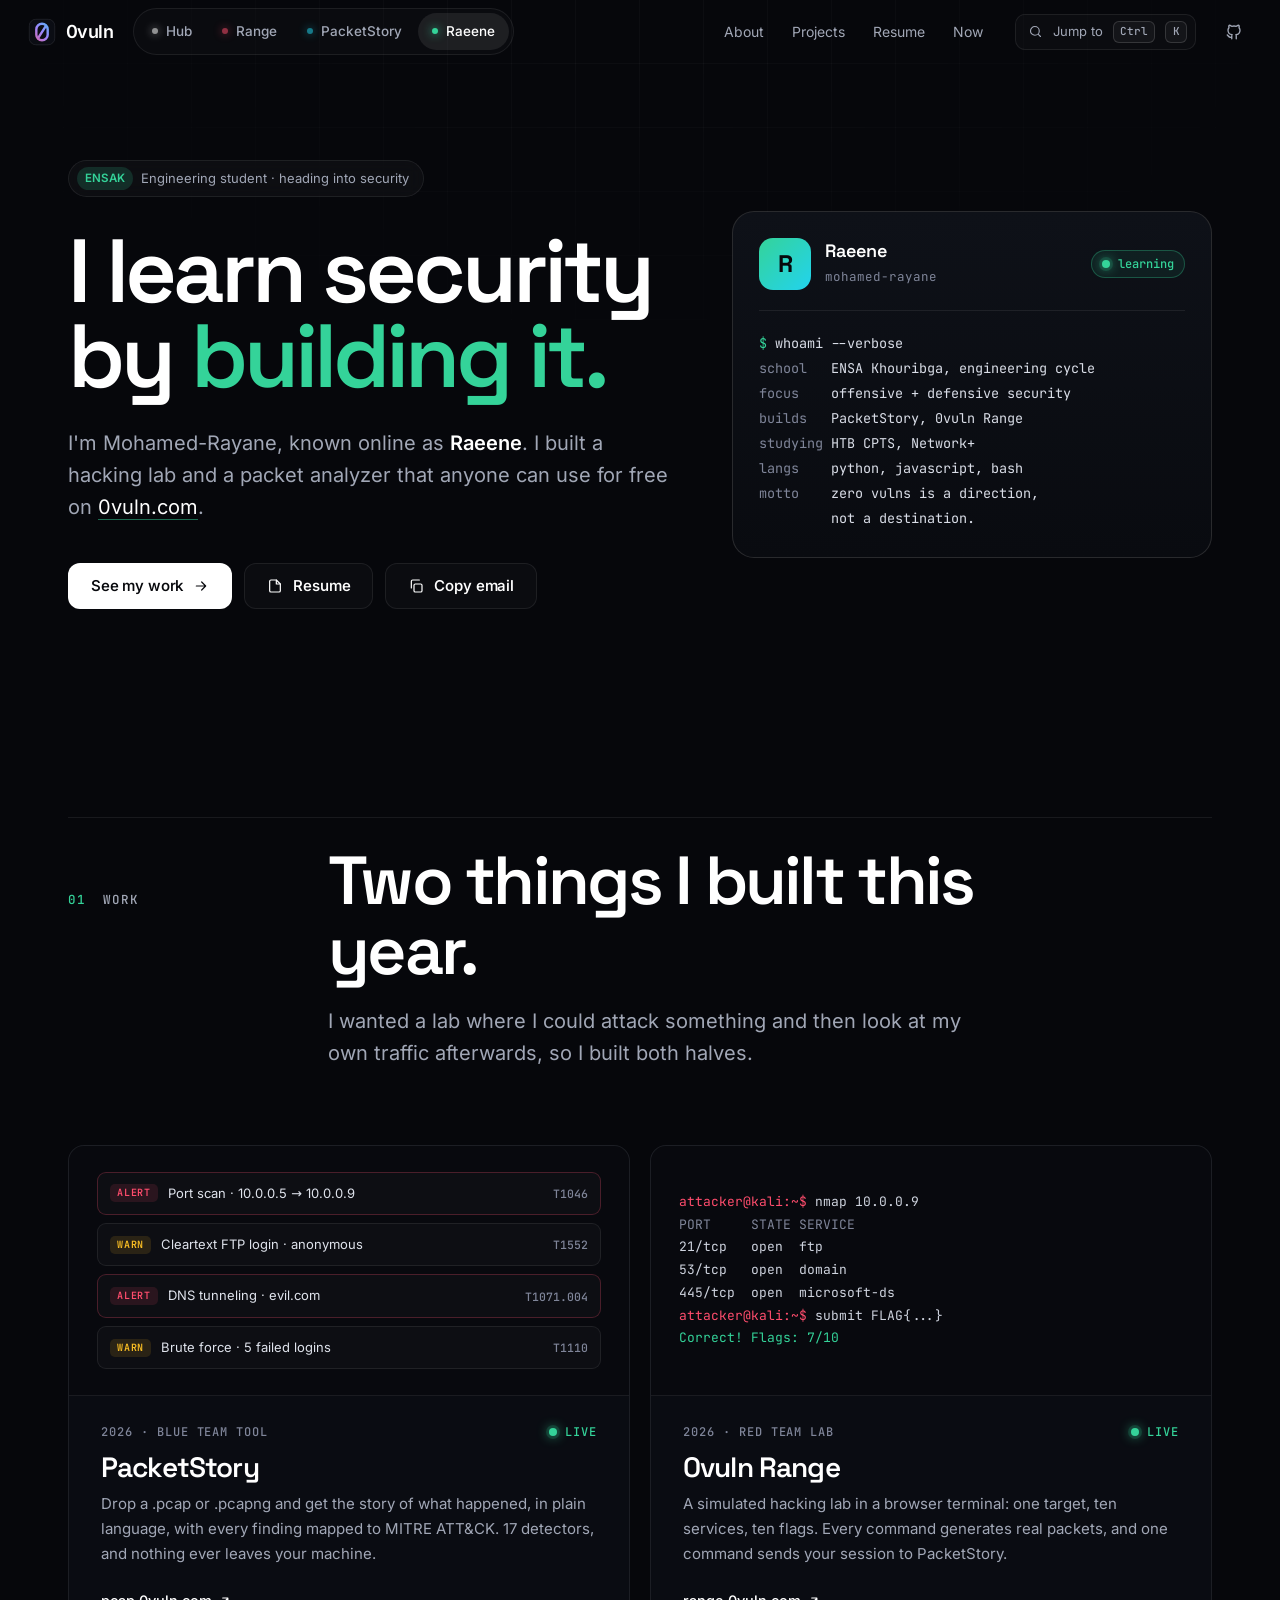
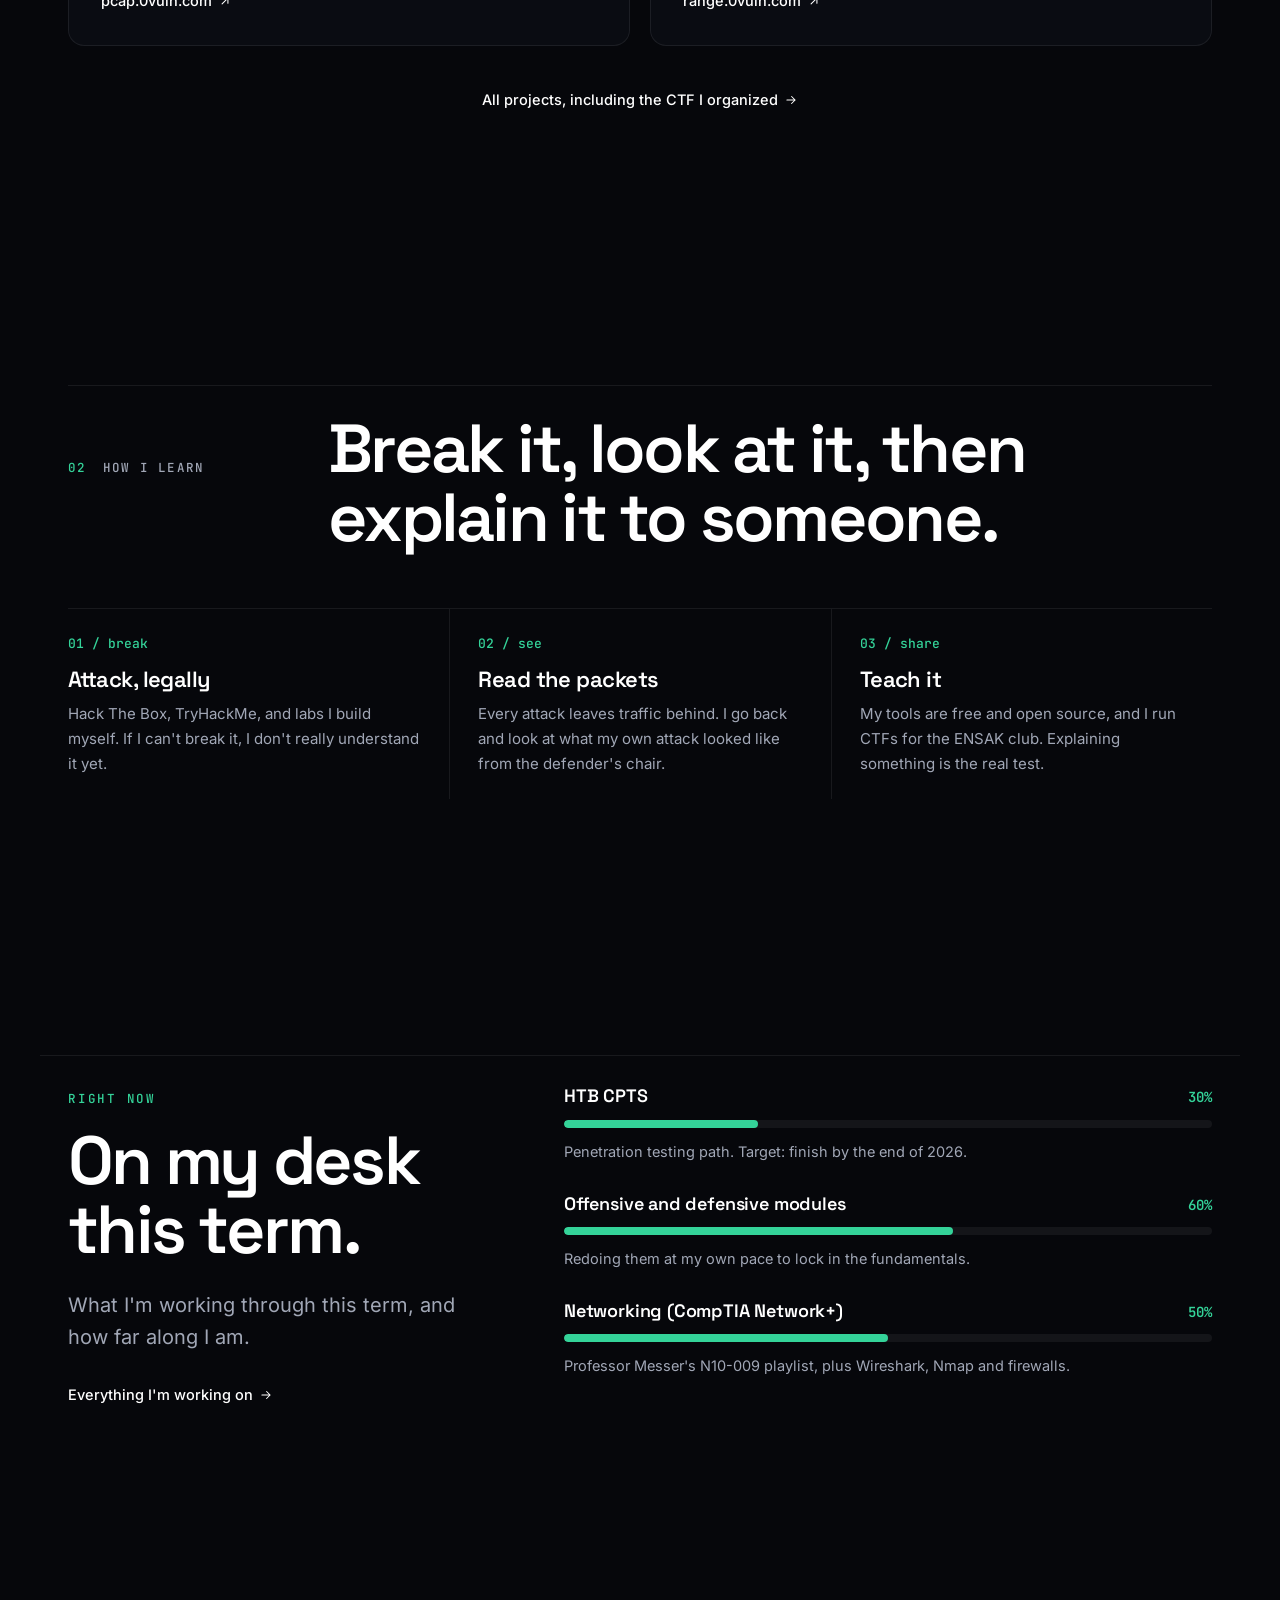
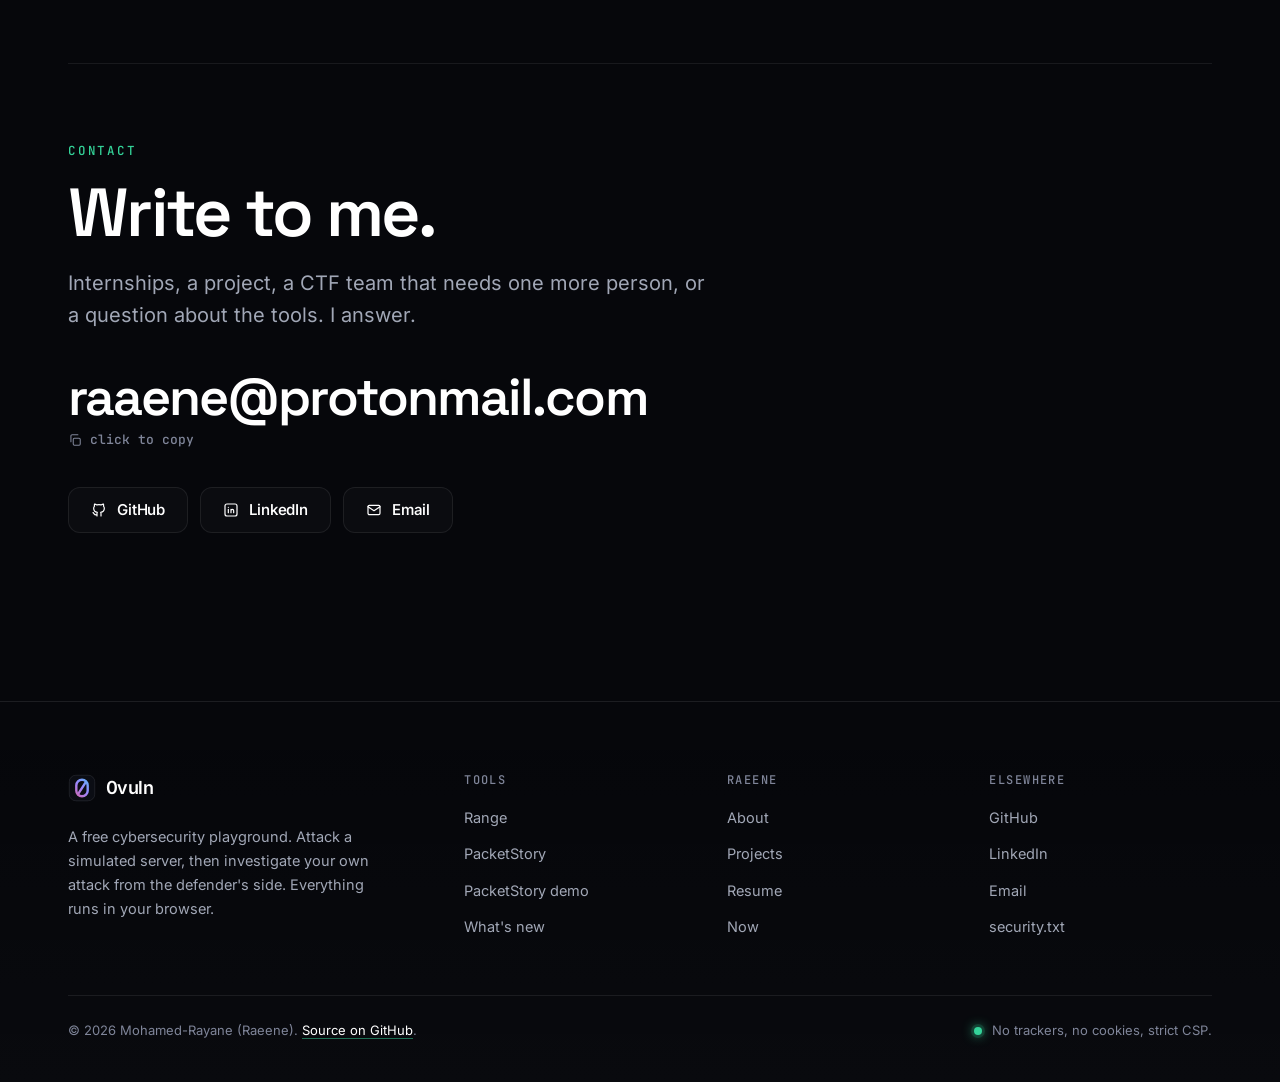
<file: index.html>
<!doctype html>
<html lang="en" class="no-js">
<head>
<meta charset="utf-8">
<meta name="viewport" content="width=device-width,initial-scale=1">
<title>Raeene: engineering student, future security engineer</title>
<meta name="description" content="Mohamed-Rayane (Raeene), engineering student at ENSA Khouribga heading into cybersecurity. Creator of PacketStory and 0vuln Range.">
<link rel="canonical" href="https://raeene.0vuln.com/">
<meta property="og:type" content="profile">
<meta property="og:site_name" content="0vuln">
<meta property="og:url" content="https://raeene.0vuln.com/">
<meta property="og:title" content="Raeene: engineering student, future security engineer">
<meta property="og:description" content="Mohamed-Rayane (Raeene), engineering student at ENSA Khouribga heading into cybersecurity. Creator of PacketStory and 0vuln Range.">
<meta property="og:image" content="https://raeene.0vuln.com/og.png">
<meta name="twitter:card" content="summary_large_image">
<meta name="theme-color" content="#06070b">
<link rel="icon" href="/favicon.svg" type="image/svg+xml">
<link rel="apple-touch-icon" href="/icon-192.png">
<link rel="alternate" type="application/atom+xml" title="0vuln: what's new" href="https://0vuln.com/feed.xml">
<link rel="preload" href="/fonts/inter.woff2" as="font" type="font/woff2" crossorigin>
<link rel="preload" href="/fonts/space-grotesk.woff2" as="font" type="font/woff2" crossorigin>
<link rel="stylesheet" href="/ds.css"><link rel="stylesheet" href="/raeene.css">
<script src="/ds.js" defer></script><script src="/raeene.js" defer></script>
<script type="application/ld+json">{"@context":"https://schema.org","@type":"Person","name":"Mohamed-Rayane","alternateName":"Raeene","url":"https://raeene.0vuln.com/","affiliation":{"@type":"CollegeOrUniversity","name":"ENSA Khouribga"},"sameAs":["https://github.com/Raeene","https://www.linkedin.com/in/ray-safi-938491195/"]}</script>
</head>
<body data-site="raeene">
<a class="skip" href="#main">Skip to content</a>
<div class="bg-fx" aria-hidden="true"><i></i><i></i><i></i></div>
<header class="nav" id="top">
  <div class="wrap">
    <a class="logo" href="https://0vuln.com/" aria-label="0vuln home"><img src="/favicon.svg" alt="" width="28" height="28"><span>0vuln</span></a>
    <nav class="sites" aria-label="0vuln sites"><a class="s-hub" href="https://0vuln.com/">Hub</a><a class="s-range" href="https://range.0vuln.com/">Range</a><a class="s-pcap" href="https://pcap.0vuln.com/">PacketStory</a><a class="s-raeene" href="https://raeene.0vuln.com/" aria-current="page">Raeene</a></nav>
    <span class="sp"></span>
    <nav class="subnav" aria-label="On this site"><a href="/about/">About</a><a href="/projects/">Projects</a><a href="/resume/">Resume</a><a href="/now/">Now</a></nav>
    <button class="k-btn" type="button" data-cmdk aria-label="Open command menu"><svg viewBox="0 0 24 24" fill="none" stroke="currentColor" stroke-width="1.8" stroke-linecap="round" stroke-linejoin="round" aria-hidden="true"><circle cx="11" cy="11" r="7"/><path d="m20 20-3.5-3.5"/></svg><span class="k-label">Jump to</span><span class="kbd k-mod">Ctrl</span><span class="kbd">K</span></button>
    <a class="icon-btn gh" href="https://github.com/Raeene/raeene-site" aria-label="Source code on GitHub"><svg viewBox="0 0 24 24" fill="none" stroke="currentColor" stroke-width="1.8" stroke-linecap="round" stroke-linejoin="round" aria-hidden="true"><path d="M9 19c-4.3 1.4-4.3-2.5-6-3m12 5v-3.5c0-1 .1-1.4-.5-2 2.8-.3 5.5-1.4 5.5-6a4.6 4.6 0 0 0-1.3-3.2 4.2 4.2 0 0 0-.1-3.2s-1.1-.3-3.5 1.3a12 12 0 0 0-6.2 0C6.5 2.8 5.4 3.1 5.4 3.1a4.2 4.2 0 0 0-.1 3.2A4.6 4.6 0 0 0 4 9.5c0 4.6 2.7 5.7 5.5 6-.6.6-.6 1.2-.5 2V21"/></svg></a>
  </div>
</header>
<main id="main">
  <section class="me-hero">
    <div class="wrap me-grid">
      <div>
        <span class="pill rise"><b>ENSAK</b>Engineering student &middot; heading into security</span>
        <h1 class="h-display rise d1">I learn security<br>by <span class="grad-acc">building it.</span></h1>
        <p class="lead rise d2">I'm Mohamed-Rayane, known online as <strong>Raeene</strong>. I built a hacking lab and a packet analyzer that anyone can use for free on <a class="link" href="https://0vuln.com/">0vuln.com</a>.</p>
        <div class="row rise d3">
          <a class="btn btn-primary" href="/projects/">See my work<svg class="arrow" viewBox="0 0 24 24" fill="none" stroke="currentColor" stroke-width="1.8" stroke-linecap="round" stroke-linejoin="round" aria-hidden="true"><path d="M5 12h14M13 6l6 6-6 6"/></svg></a>
          <a class="btn btn-ghost" href="/resume/"><svg viewBox="0 0 24 24" fill="none" stroke="currentColor" stroke-width="1.8" stroke-linecap="round" stroke-linejoin="round" aria-hidden="true"><path d="M14 3H6a2 2 0 0 0-2 2v14a2 2 0 0 0 2 2h12a2 2 0 0 0 2-2V9z"/><path d="M14 3v6h6"/></svg>Resume</a>
          <button class="btn btn-ghost" type="button" data-copy="raaene@protonmail.com" data-copy-msg="Email copied: raaene@protonmail.com"><svg viewBox="0 0 24 24" fill="none" stroke="currentColor" stroke-width="1.8" stroke-linecap="round" stroke-linejoin="round" aria-hidden="true"><rect x="9" y="9" width="12" height="12" rx="2"/><path d="M5 15V5a2 2 0 0 1 2-2h10"/></svg>Copy email</button>
        </div>
      </div>
      <div class="idcard rise d3">
        <div class="id-in">
          <div class="id-top"><span class="avatar">R</span><div><b>Raeene</b><span class="mono dim">mohamed-rayane</span></div><span class="id-st"><span class="dot"></span>learning</span></div>
          <pre class="id-term" id="whoami" aria-label="Profile summary">
<span class="a">$</span> whoami --verbose
<span class="k">school</span>   ENSA Khouribga, engineering cycle
<span class="k">focus</span>    offensive + defensive security
<span class="k">builds</span>   PacketStory, 0vuln Range
<span class="k">studying</span> HTB CPTS, Network+
<span class="k">langs</span>    python, javascript, bash
<span class="k">motto</span>    zero vulns is a direction,
         not a destination.</pre>
        </div>
      </div>
    </div>
  </section>

  <section class="section">
    <div class="wrap">
      <div class="section-head reveal">
        <p class="eyebrow">Work</p>
        <h2 class="h-1">Two things I built this year.</h2>
        <p class="lead">I wanted a lab where I could attack something and then look at my own traffic afterwards, so I built both halves.</p>
      </div>
      <div class="work">
        <a class="card c-cyan proj reveal" href="https://pcap.0vuln.com/">
          <div class="proj-vis pv-pcap" aria-hidden="true">
            <div class="pv-row a"><span class="sev s-alert">alert</span>Port scan &middot; 10.0.0.5 &rarr; 10.0.0.9<em>T1046</em></div>
            <div class="pv-row w"><span class="sev s-warn">warn</span>Cleartext FTP login &middot; anonymous<em>T1552</em></div>
            <div class="pv-row a"><span class="sev s-alert">alert</span>DNS tunneling &middot; evil.com<em>T1071.004</em></div>
            <div class="pv-row w"><span class="sev s-warn">warn</span>Brute force &middot; 5 failed logins<em>T1110</em></div>
          </div>
          <div class="proj-body">
            <div class="proj-meta"><span>2026 &middot; Blue team tool</span><span class="live"><span class="dot"></span>live</span></div>
            <h3>PacketStory</h3>
            <p>Drop a .pcap or .pcapng and get the story of what happened, in plain language, with every finding mapped to MITRE ATT&amp;CK. 17 detectors, and nothing ever leaves your machine.</p>
            <span class="more">pcap.0vuln.com <svg viewBox="0 0 24 24" fill="none" stroke="currentColor" stroke-width="1.8" stroke-linecap="round" stroke-linejoin="round" aria-hidden="true"><path d="M7 17 17 7M8 7h9v9"/></svg></span>
          </div>
        </a>
        <a class="card c-red proj reveal d1" href="https://range.0vuln.com/">
          <div class="proj-vis pv-range" aria-hidden="true">
            <pre><span class="r">attacker@kali:~$</span> nmap 10.0.0.9
<span class="d">PORT     STATE SERVICE</span>
21/tcp   open  ftp
53/tcp   open  domain
445/tcp  open  microsoft-ds
<span class="r">attacker@kali:~$</span> submit FLAG{...}
<span class="g">Correct! Flags: 7/10</span></pre>
          </div>
          <div class="proj-body">
            <div class="proj-meta"><span>2026 &middot; Red team lab</span><span class="live"><span class="dot"></span>live</span></div>
            <h3>0vuln Range</h3>
            <p>A simulated hacking lab in a browser terminal: one target, ten services, ten flags. Every command generates real packets, and one command sends your session to PacketStory.</p>
            <span class="more">range.0vuln.com <svg viewBox="0 0 24 24" fill="none" stroke="currentColor" stroke-width="1.8" stroke-linecap="round" stroke-linejoin="round" aria-hidden="true"><path d="M7 17 17 7M8 7h9v9"/></svg></span>
          </div>
        </a>
      </div>
      <p class="reveal center-link"><a class="more" href="/projects/">All projects, including the CTF I organized <svg viewBox="0 0 24 24" fill="none" stroke="currentColor" stroke-width="1.8" stroke-linecap="round" stroke-linejoin="round" aria-hidden="true"><path d="M5 12h14M13 6l6 6-6 6"/></svg></a></p>
    </div>
  </section>

  <section class="section">
    <div class="wrap">
      <div class="section-head reveal">
        <p class="eyebrow">How I learn</p>
        <h2 class="h-1">Break it, look at it, then explain it to someone.</h2>
      </div>
      <div class="steps reveal">
        <div><span class="n">01 / break</span><h3>Attack, legally</h3><p>Hack The Box, TryHackMe, and labs I build myself. If I can't break it, I don't really understand it yet.</p></div>
        <div><span class="n">02 / see</span><h3>Read the packets</h3><p>Every attack leaves traffic behind. I go back and look at what my own attack looked like from the defender's chair.</p></div>
        <div><span class="n">03 / share</span><h3>Teach it</h3><p>My tools are free and open source, and I run CTFs for the ENSAK club. Explaining something is the real test.</p></div>
      </div>
    </div>
  </section>

  <section class="section">
    <div class="wrap now-split">
      <div class="reveal">
        <p class="eyebrow">Right now</p>
        <h2 class="h-1">On my desk this term.</h2>
        <p class="lead">What I'm working through this term, and how far along I am.</p>
        <a class="more" href="/now/">Everything I'm working on <svg viewBox="0 0 24 24" fill="none" stroke="currentColor" stroke-width="1.8" stroke-linecap="round" stroke-linejoin="round" aria-hidden="true"><path d="M5 12h14M13 6l6 6-6 6"/></svg></a>
      </div>
      <div class="bars reveal d1">
        <div class="bar-row"><div class="bar-h"><b>HTB CPTS</b><span>30%</span></div><div class="bar"><i data-p="30"></i></div><p>Penetration testing path. Target: finish by the end of 2026.</p></div>
        <div class="bar-row"><div class="bar-h"><b>Offensive and defensive modules</b><span>60%</span></div><div class="bar"><i data-p="60"></i></div><p>Redoing them at my own pace to lock in the fundamentals.</p></div>
        <div class="bar-row"><div class="bar-h"><b>Networking (CompTIA Network+)</b><span>50%</span></div><div class="bar"><i data-p="50"></i></div><p>Professor Messer's N10-009 playlist, plus Wireshark, Nmap and firewalls.</p></div>
      </div>
    </div>
  </section>

  <section class="section">
    <div class="wrap">
      <div class="contact reveal">
        <p class="eyebrow">Contact</p>
        <h2 class="h-1">Write to me.</h2>
        <p class="lead">Internships, a project, a CTF team that needs one more person, or a question about the tools. I answer.</p>
        <button class="mail-big" type="button" data-copy="raaene@protonmail.com" data-copy-msg="Email copied">raaene@protonmail.com<span><svg viewBox="0 0 24 24" fill="none" stroke="currentColor" stroke-width="1.8" stroke-linecap="round" stroke-linejoin="round" aria-hidden="true"><rect x="9" y="9" width="12" height="12" rx="2"/><path d="M5 15V5a2 2 0 0 1 2-2h10"/></svg>click to copy</span></button>
        <div class="row">
          <a class="btn btn-ghost" href="https://github.com/Raeene"><svg viewBox="0 0 24 24" fill="none" stroke="currentColor" stroke-width="1.8" stroke-linecap="round" stroke-linejoin="round" aria-hidden="true"><path d="M9 19c-4.3 1.4-4.3-2.5-6-3m12 5v-3.5c0-1 .1-1.4-.5-2 2.8-.3 5.5-1.4 5.5-6a4.6 4.6 0 0 0-1.3-3.2 4.2 4.2 0 0 0-.1-3.2s-1.1-.3-3.5 1.3a12 12 0 0 0-6.2 0C6.5 2.8 5.4 3.1 5.4 3.1a4.2 4.2 0 0 0-.1 3.2A4.6 4.6 0 0 0 4 9.5c0 4.6 2.7 5.7 5.5 6-.6.6-.6 1.2-.5 2V21"/></svg>GitHub</a>
          <a class="btn btn-ghost" href="https://www.linkedin.com/in/ray-safi-938491195/"><svg viewBox="0 0 24 24" fill="none" stroke="currentColor" stroke-width="1.8" stroke-linecap="round" stroke-linejoin="round" aria-hidden="true"><rect x="3" y="3" width="18" height="18" rx="3"/><path d="M8 11v5M8 8v.01M12 16v-5M16 16v-3a2 2 0 0 0-4 0"/></svg>LinkedIn</a>
          <a class="btn btn-ghost" href="mailto:raaene@protonmail.com"><svg viewBox="0 0 24 24" fill="none" stroke="currentColor" stroke-width="1.8" stroke-linecap="round" stroke-linejoin="round" aria-hidden="true"><rect x="3" y="5" width="18" height="14" rx="2"/><path d="m3 7 9 6 9-6"/></svg>Email</a>
        </div>
      </div>
    </div>
  </section>
</main>
<footer class="foot">
  <div class="wrap">
    <div class="foot-grid">
      <div>
        <a class="logo" href="https://0vuln.com/"><img src="/favicon.svg" alt="" width="28" height="28"><span>0vuln</span></a>
        <p class="blurb">A free cybersecurity playground. Attack a simulated server, then investigate your own attack from the defender's side. Everything runs in your browser.</p>
      </div>
      <div><h4>Tools</h4><ul><li><a href="https://range.0vuln.com/">Range</a></li><li><a href="https://pcap.0vuln.com/">PacketStory</a></li><li><a href="https://pcap.0vuln.com/#demo">PacketStory demo</a></li><li><a href="https://0vuln.com/changelog/">What's new</a></li></ul></div>
      <div><h4>Raeene</h4><ul><li><a href="https://raeene.0vuln.com/about/">About</a></li><li><a href="https://raeene.0vuln.com/projects/">Projects</a></li><li><a href="https://raeene.0vuln.com/resume/">Resume</a></li><li><a href="https://raeene.0vuln.com/now/">Now</a></li></ul></div>
      <div><h4>Elsewhere</h4><ul><li><a href="https://github.com/Raeene">GitHub</a></li><li><a href="https://www.linkedin.com/in/ray-safi-938491195/">LinkedIn</a></li><li><a href="mailto:raaene@protonmail.com">Email</a></li><li><a href="https://0vuln.com/.well-known/security.txt">security.txt</a></li></ul></div>
    </div>
    <div class="foot-bot">
      <span>&copy; <span data-year>2026</span> Mohamed-Rayane (Raeene). <a class="link" href="https://github.com/Raeene/raeene-site">Source on GitHub</a>.</span>
      <span class="status"><span class="dot"></span>No trackers, no cookies, strict CSP.</span>
    </div>
    <div class="foot-word" aria-hidden="true">0vuln</div>
  </div>
</footer>
</body>
</html>
</file>
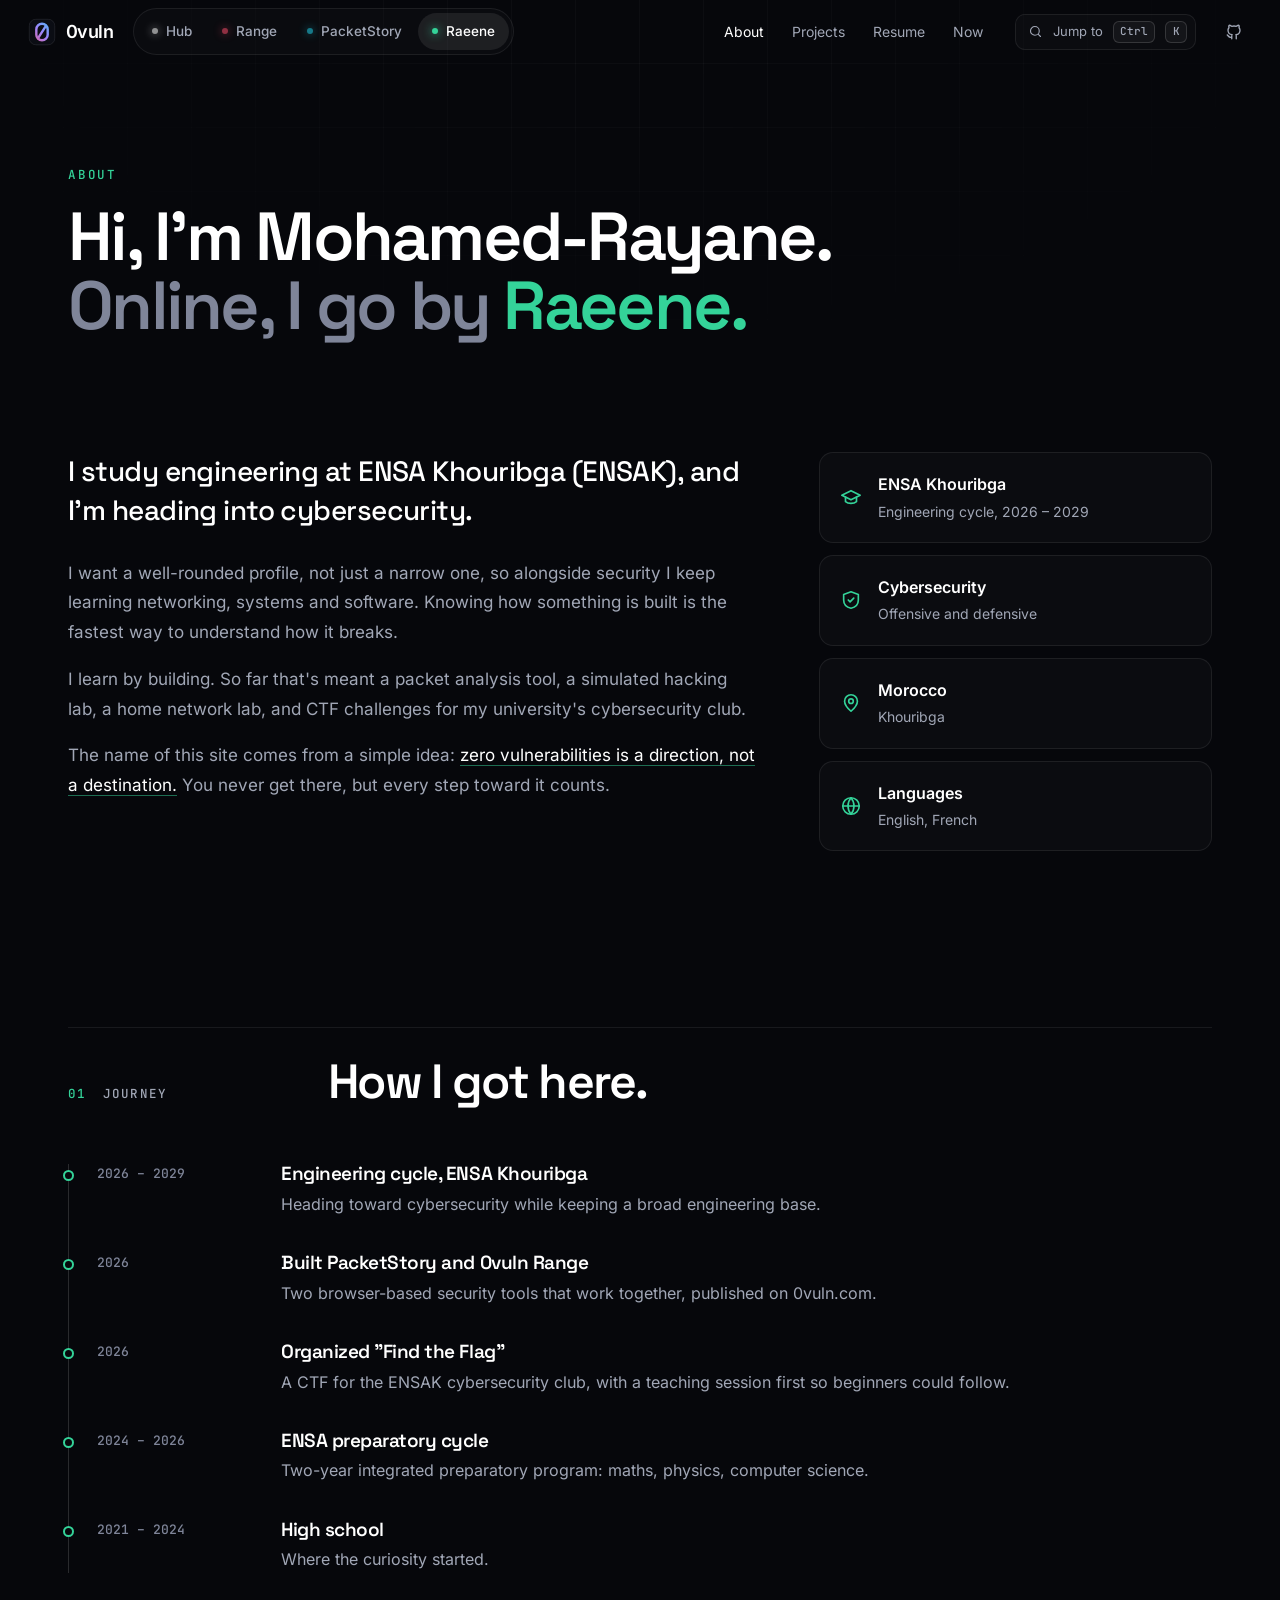
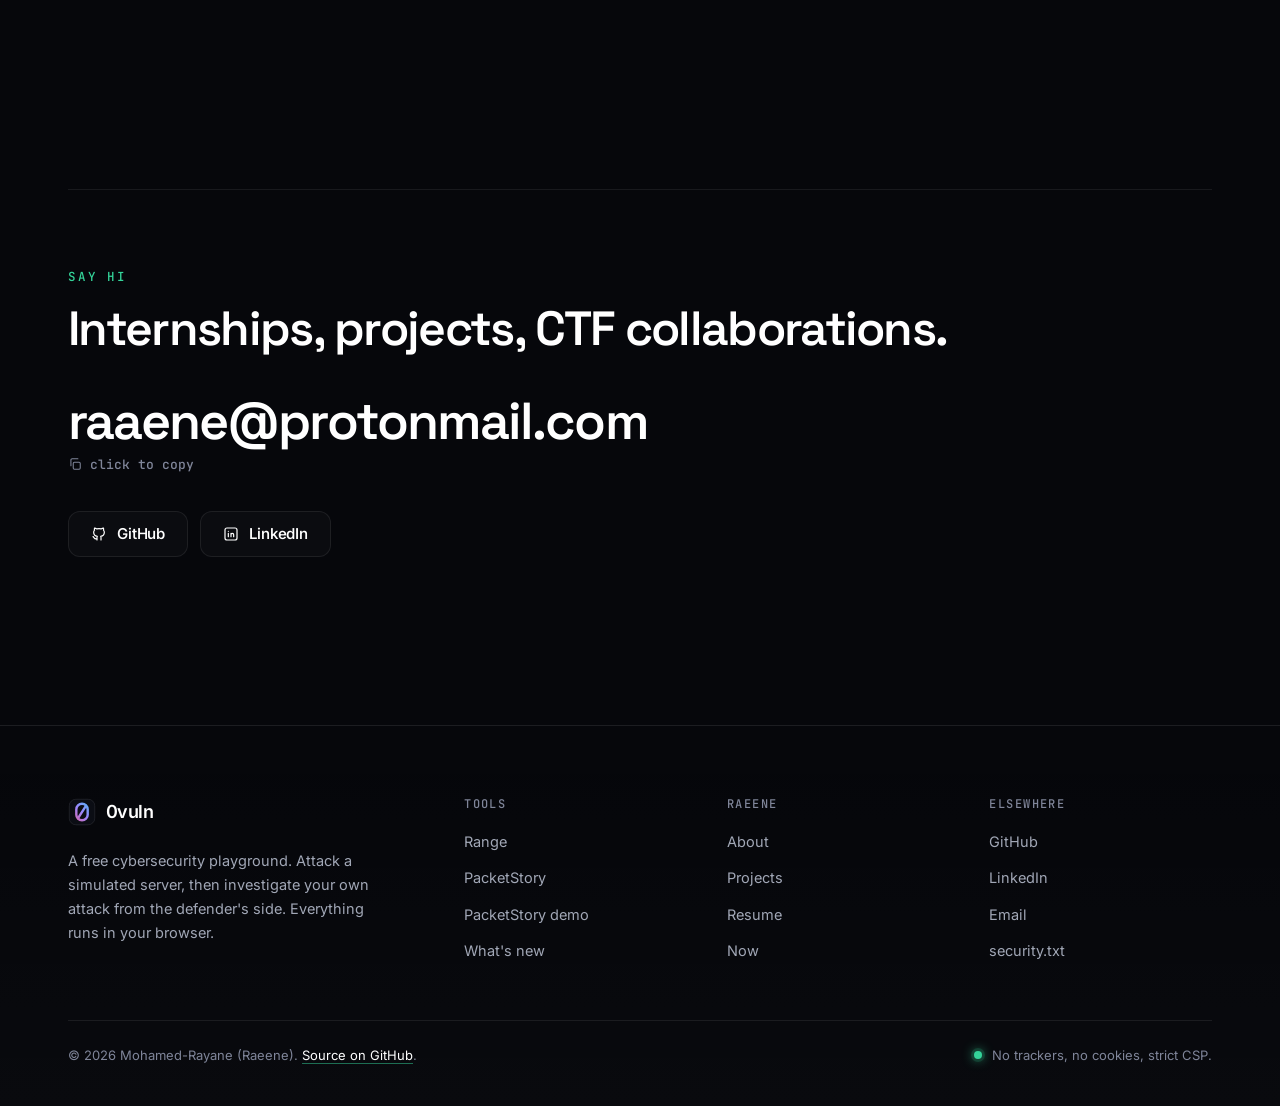
<file: about/index.html>
<!doctype html>
<html lang="en" class="no-js">
<head>
<meta charset="utf-8">
<meta name="viewport" content="width=device-width,initial-scale=1">
<title>About | Raeene</title>
<meta name="description" content="Who Raeene is: an engineering student at ENSA Khouribga heading into cybersecurity, learning by building tools and running CTFs.">
<link rel="canonical" href="https://raeene.0vuln.com/about/">
<meta property="og:type" content="website">
<meta property="og:site_name" content="0vuln">
<meta property="og:url" content="https://raeene.0vuln.com/about/">
<meta property="og:title" content="About | Raeene">
<meta property="og:description" content="Who Raeene is: an engineering student at ENSA Khouribga heading into cybersecurity, learning by building tools and running CTFs.">
<meta property="og:image" content="https://raeene.0vuln.com/og.png">
<meta name="twitter:card" content="summary_large_image">
<meta name="theme-color" content="#06070b">
<link rel="icon" href="/favicon.svg" type="image/svg+xml">
<link rel="apple-touch-icon" href="/icon-192.png">
<link rel="alternate" type="application/atom+xml" title="0vuln: what's new" href="https://0vuln.com/feed.xml">
<link rel="preload" href="/fonts/inter.woff2" as="font" type="font/woff2" crossorigin>
<link rel="preload" href="/fonts/space-grotesk.woff2" as="font" type="font/woff2" crossorigin>
<link rel="stylesheet" href="/ds.css"><link rel="stylesheet" href="/raeene.css">
<script src="/ds.js" defer></script><script src="/raeene.js" defer></script>
</head>
<body data-site="raeene">
<a class="skip" href="#main">Skip to content</a>
<div class="bg-fx" aria-hidden="true"><i></i><i></i><i></i></div>
<header class="nav" id="top">
  <div class="wrap">
    <a class="logo" href="https://0vuln.com/" aria-label="0vuln home"><img src="/favicon.svg" alt="" width="28" height="28"><span>0vuln</span></a>
    <nav class="sites" aria-label="0vuln sites"><a class="s-hub" href="https://0vuln.com/">Hub</a><a class="s-range" href="https://range.0vuln.com/">Range</a><a class="s-pcap" href="https://pcap.0vuln.com/">PacketStory</a><a class="s-raeene" href="https://raeene.0vuln.com/" aria-current="page">Raeene</a></nav>
    <span class="sp"></span>
    <nav class="subnav" aria-label="On this site"><a href="/about/" aria-current="page">About</a><a href="/projects/">Projects</a><a href="/resume/">Resume</a><a href="/now/">Now</a></nav>
    <button class="k-btn" type="button" data-cmdk aria-label="Open command menu"><svg viewBox="0 0 24 24" fill="none" stroke="currentColor" stroke-width="1.8" stroke-linecap="round" stroke-linejoin="round" aria-hidden="true"><circle cx="11" cy="11" r="7"/><path d="m20 20-3.5-3.5"/></svg><span class="k-label">Jump to</span><span class="kbd k-mod">Ctrl</span><span class="kbd">K</span></button>
    <a class="icon-btn gh" href="https://github.com/Raeene/raeene-site" aria-label="Source code on GitHub"><svg viewBox="0 0 24 24" fill="none" stroke="currentColor" stroke-width="1.8" stroke-linecap="round" stroke-linejoin="round" aria-hidden="true"><path d="M9 19c-4.3 1.4-4.3-2.5-6-3m12 5v-3.5c0-1 .1-1.4-.5-2 2.8-.3 5.5-1.4 5.5-6a4.6 4.6 0 0 0-1.3-3.2 4.2 4.2 0 0 0-.1-3.2s-1.1-.3-3.5 1.3a12 12 0 0 0-6.2 0C6.5 2.8 5.4 3.1 5.4 3.1a4.2 4.2 0 0 0-.1 3.2A4.6 4.6 0 0 0 4 9.5c0 4.6 2.7 5.7 5.5 6-.6.6-.6 1.2-.5 2V21"/></svg></a>
  </div>
</header>
<main id="main">
  <section class="page-hero">
    <div class="wrap">
      <p class="eyebrow rise">About</p>
      <h1 class="h-1 rise d1">Hi, I'm Mohamed-Rayane.<br><span class="dim">Online, I go by</span> <span class="grad-acc">Raeene.</span></h1>
    </div>
  </section>

  <section class="section tight">
    <div class="wrap about-grid">
      <div class="prose reveal">
        <p class="big">I study engineering at ENSA Khouribga (ENSAK), and I'm heading into cybersecurity.</p>
        <p>I want a well-rounded profile, not just a narrow one, so alongside security I keep learning networking, systems and software. Knowing how something is built is the fastest way to understand how it breaks.</p>
        <p>I learn by building. So far that's meant a packet analysis tool, a simulated hacking lab, a home network lab, and CTF challenges for my university's cybersecurity club.</p>
        <p>The name of this site comes from a simple idea: <em>zero vulnerabilities is a direction, not a destination.</em> You never get there, but every step toward it counts.</p>
      </div>
      <aside class="facts reveal d1">
        <div class="fact"><svg viewBox="0 0 24 24" fill="none" stroke="currentColor" stroke-width="1.8" stroke-linecap="round" stroke-linejoin="round" aria-hidden="true"><path d="m2 9 10-5 10 5-10 5z"/><path d="M6 11v5c3 2.5 9 2.5 12 0v-5"/></svg><div><b>ENSA Khouribga</b><span>Engineering cycle, 2026 &ndash; 2029</span></div></div>
        <div class="fact"><svg viewBox="0 0 24 24" fill="none" stroke="currentColor" stroke-width="1.8" stroke-linecap="round" stroke-linejoin="round" aria-hidden="true"><path d="M12 3 4 6v6c0 5 3.5 8 8 9 4.5-1 8-4 8-9V6z"/><path d="m9 12 2 2 4-4"/></svg><div><b>Cybersecurity</b><span>Offensive and defensive</span></div></div>
        <div class="fact"><svg viewBox="0 0 24 24" fill="none" stroke="currentColor" stroke-width="1.8" stroke-linecap="round" stroke-linejoin="round" aria-hidden="true"><path d="M12 21s-7-6.2-7-11a7 7 0 0 1 14 0c0 4.8-7 11-7 11z"/><circle cx="12" cy="10" r="2.5"/></svg><div><b>Morocco</b><span>Khouribga</span></div></div>
        <div class="fact"><svg viewBox="0 0 24 24" fill="none" stroke="currentColor" stroke-width="1.8" stroke-linecap="round" stroke-linejoin="round" aria-hidden="true"><circle cx="12" cy="12" r="9"/><path d="M3 12h18M12 3a14 14 0 0 1 0 18M12 3a14 14 0 0 0 0 18"/></svg><div><b>Languages</b><span>English, French</span></div></div>
      </aside>
    </div>
  </section>

  <section class="section tight">
    <div class="wrap">
      <div class="section-head reveal"><p class="eyebrow">Journey</p><h2 class="h-2">How I got here.</h2></div>
      <ol class="timeline">
        <li class="reveal"><span class="when">2026 &ndash; 2029</span><div><h3>Engineering cycle, ENSA Khouribga</h3><p>Heading toward cybersecurity while keeping a broad engineering base.</p></div></li>
        <li class="reveal"><span class="when">2026</span><div><h3>Built PacketStory and 0vuln Range</h3><p>Two browser-based security tools that work together, published on 0vuln.com.</p></div></li>
        <li class="reveal"><span class="when">2026</span><div><h3>Organized "Find the Flag"</h3><p>A CTF for the ENSAK cybersecurity club, with a teaching session first so beginners could follow.</p></div></li>
        <li class="reveal"><span class="when">2024 &ndash; 2026</span><div><h3>ENSA preparatory cycle</h3><p>Two-year integrated preparatory program: maths, physics, computer science.</p></div></li>
        <li class="reveal"><span class="when">2021 &ndash; 2024</span><div><h3>High school</h3><p>Where the curiosity started.</p></div></li>
      </ol>
    </div>
  </section>

  <section class="section">
    <div class="wrap">
      <div class="contact reveal">
        <p class="eyebrow">Say hi</p>
        <h2 class="h-2">Internships, projects, CTF collaborations.</h2>
        <button class="mail-big" type="button" data-copy="raaene@protonmail.com" data-copy-msg="Email copied">raaene@protonmail.com<span><svg viewBox="0 0 24 24" fill="none" stroke="currentColor" stroke-width="1.8" stroke-linecap="round" stroke-linejoin="round" aria-hidden="true"><rect x="9" y="9" width="12" height="12" rx="2"/><path d="M5 15V5a2 2 0 0 1 2-2h10"/></svg>click to copy</span></button>
        <div class="row"><a class="btn btn-ghost" href="https://github.com/Raeene"><svg viewBox="0 0 24 24" fill="none" stroke="currentColor" stroke-width="1.8" stroke-linecap="round" stroke-linejoin="round" aria-hidden="true"><path d="M9 19c-4.3 1.4-4.3-2.5-6-3m12 5v-3.5c0-1 .1-1.4-.5-2 2.8-.3 5.5-1.4 5.5-6a4.6 4.6 0 0 0-1.3-3.2 4.2 4.2 0 0 0-.1-3.2s-1.1-.3-3.5 1.3a12 12 0 0 0-6.2 0C6.5 2.8 5.4 3.1 5.4 3.1a4.2 4.2 0 0 0-.1 3.2A4.6 4.6 0 0 0 4 9.5c0 4.6 2.7 5.7 5.5 6-.6.6-.6 1.2-.5 2V21"/></svg>GitHub</a><a class="btn btn-ghost" href="https://www.linkedin.com/in/ray-safi-938491195/"><svg viewBox="0 0 24 24" fill="none" stroke="currentColor" stroke-width="1.8" stroke-linecap="round" stroke-linejoin="round" aria-hidden="true"><rect x="3" y="3" width="18" height="18" rx="3"/><path d="M8 11v5M8 8v.01M12 16v-5M16 16v-3a2 2 0 0 0-4 0"/></svg>LinkedIn</a></div>
      </div>
    </div>
  </section>
</main>
<footer class="foot">
  <div class="wrap">
    <div class="foot-grid">
      <div>
        <a class="logo" href="https://0vuln.com/"><img src="/favicon.svg" alt="" width="28" height="28"><span>0vuln</span></a>
        <p class="blurb">A free cybersecurity playground. Attack a simulated server, then investigate your own attack from the defender's side. Everything runs in your browser.</p>
      </div>
      <div><h4>Tools</h4><ul><li><a href="https://range.0vuln.com/">Range</a></li><li><a href="https://pcap.0vuln.com/">PacketStory</a></li><li><a href="https://pcap.0vuln.com/#demo">PacketStory demo</a></li><li><a href="https://0vuln.com/changelog/">What's new</a></li></ul></div>
      <div><h4>Raeene</h4><ul><li><a href="https://raeene.0vuln.com/about/">About</a></li><li><a href="https://raeene.0vuln.com/projects/">Projects</a></li><li><a href="https://raeene.0vuln.com/resume/">Resume</a></li><li><a href="https://raeene.0vuln.com/now/">Now</a></li></ul></div>
      <div><h4>Elsewhere</h4><ul><li><a href="https://github.com/Raeene">GitHub</a></li><li><a href="https://www.linkedin.com/in/ray-safi-938491195/">LinkedIn</a></li><li><a href="mailto:raaene@protonmail.com">Email</a></li><li><a href="https://0vuln.com/.well-known/security.txt">security.txt</a></li></ul></div>
    </div>
    <div class="foot-bot">
      <span>&copy; <span data-year>2026</span> Mohamed-Rayane (Raeene). <a class="link" href="https://github.com/Raeene/raeene-site">Source on GitHub</a>.</span>
      <span class="status"><span class="dot"></span>No trackers, no cookies, strict CSP.</span>
    </div>
    <div class="foot-word" aria-hidden="true">0vuln</div>
  </div>
</footer>
</body>
</html>
</file>
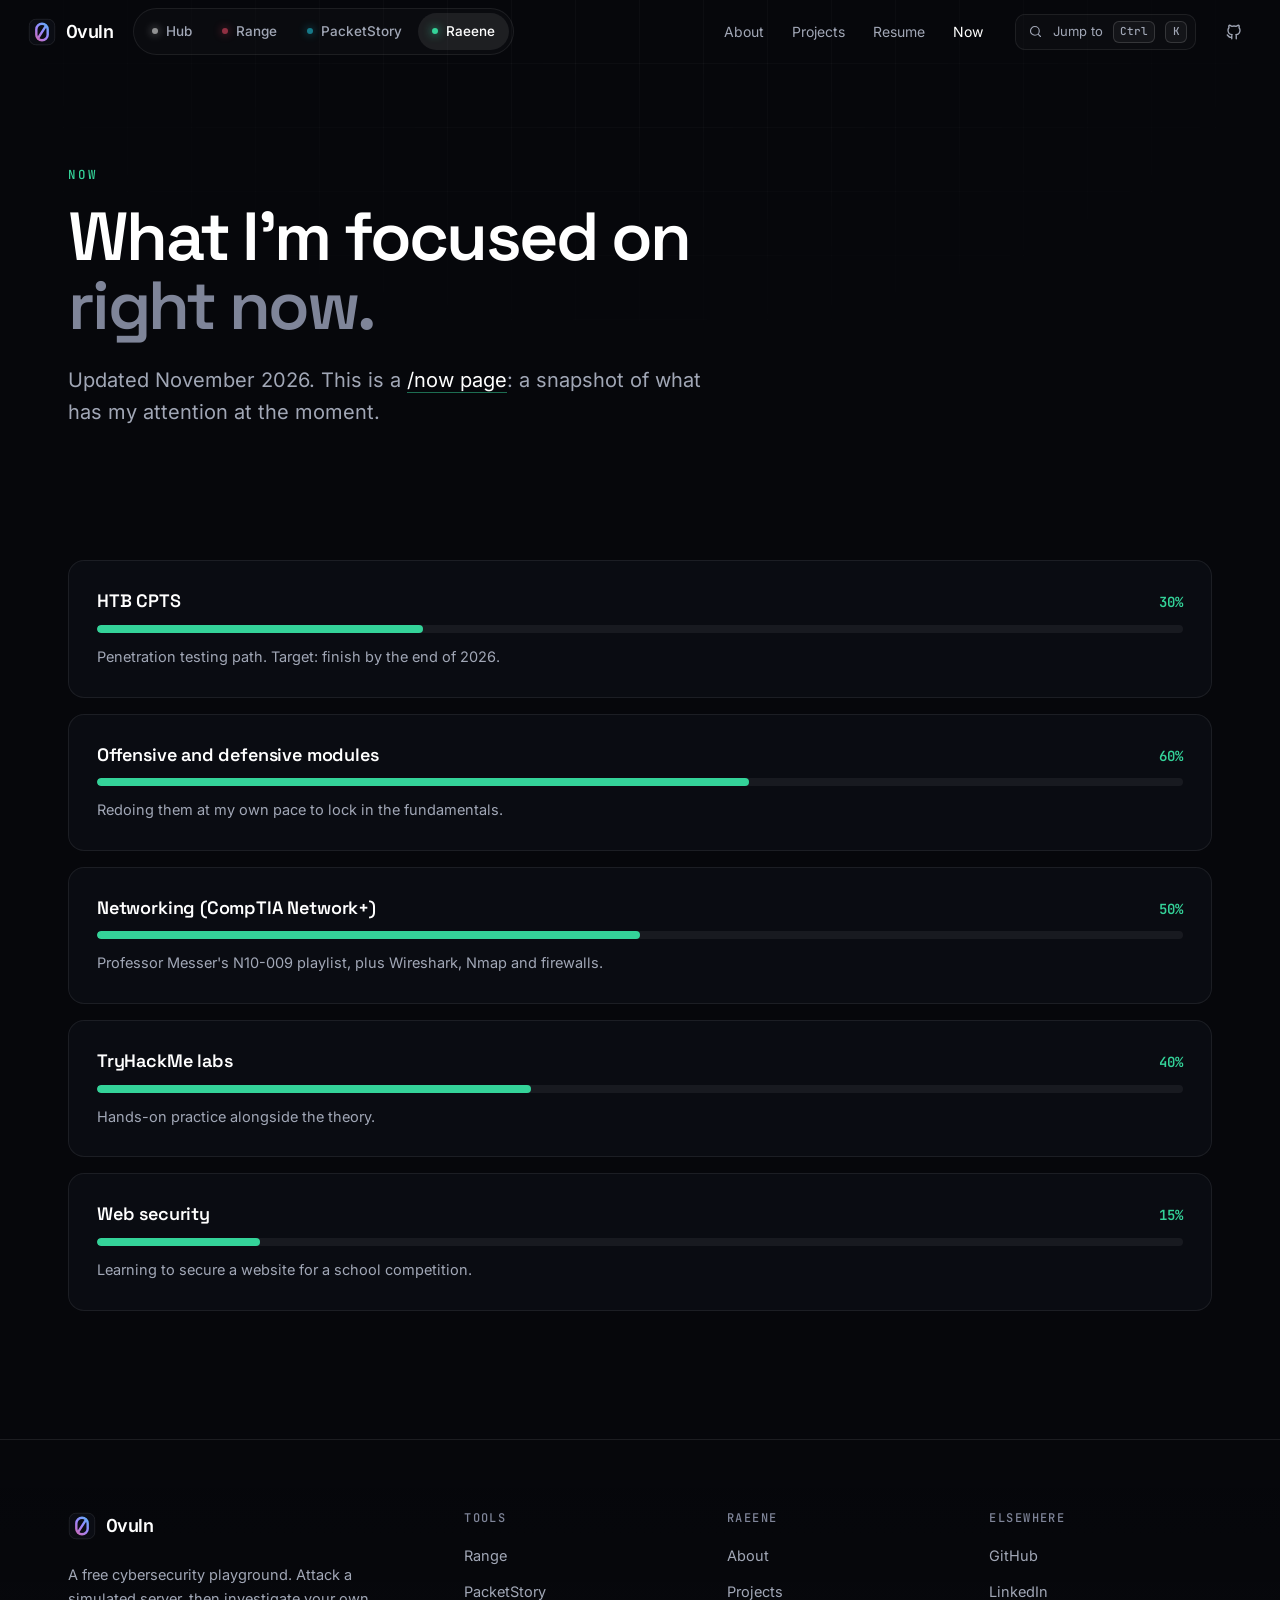
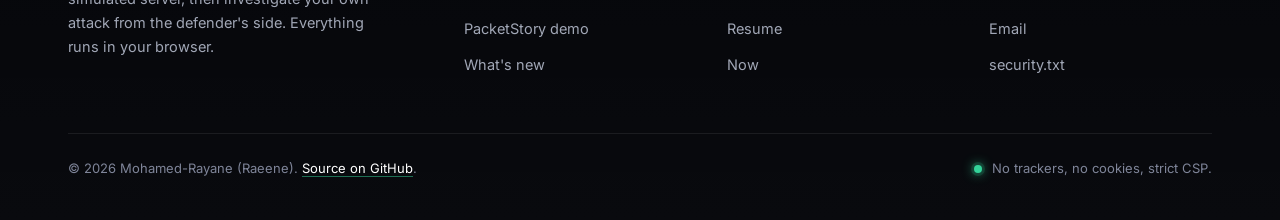
<file: now/index.html>
<!doctype html>
<html lang="en" class="no-js">
<head>
<meta charset="utf-8">
<meta name="viewport" content="width=device-width,initial-scale=1">
<title>Now | Raeene</title>
<meta name="description" content="What Raeene is studying right now, with progress.">
<link rel="canonical" href="https://raeene.0vuln.com/now/">
<meta property="og:type" content="website">
<meta property="og:site_name" content="0vuln">
<meta property="og:url" content="https://raeene.0vuln.com/now/">
<meta property="og:title" content="Now | Raeene">
<meta property="og:description" content="What Raeene is studying right now, with progress.">
<meta property="og:image" content="https://raeene.0vuln.com/og.png">
<meta name="twitter:card" content="summary_large_image">
<meta name="theme-color" content="#06070b">
<link rel="icon" href="/favicon.svg" type="image/svg+xml">
<link rel="apple-touch-icon" href="/icon-192.png">
<link rel="alternate" type="application/atom+xml" title="0vuln: what's new" href="https://0vuln.com/feed.xml">
<link rel="preload" href="/fonts/inter.woff2" as="font" type="font/woff2" crossorigin>
<link rel="preload" href="/fonts/space-grotesk.woff2" as="font" type="font/woff2" crossorigin>
<link rel="stylesheet" href="/ds.css"><link rel="stylesheet" href="/raeene.css">
<script src="/ds.js" defer></script><script src="/raeene.js" defer></script>
</head>
<body data-site="raeene">
<a class="skip" href="#main">Skip to content</a>
<div class="bg-fx" aria-hidden="true"><i></i><i></i><i></i></div>
<header class="nav" id="top">
  <div class="wrap">
    <a class="logo" href="https://0vuln.com/" aria-label="0vuln home"><img src="/favicon.svg" alt="" width="28" height="28"><span>0vuln</span></a>
    <nav class="sites" aria-label="0vuln sites"><a class="s-hub" href="https://0vuln.com/">Hub</a><a class="s-range" href="https://range.0vuln.com/">Range</a><a class="s-pcap" href="https://pcap.0vuln.com/">PacketStory</a><a class="s-raeene" href="https://raeene.0vuln.com/" aria-current="page">Raeene</a></nav>
    <span class="sp"></span>
    <nav class="subnav" aria-label="On this site"><a href="/about/">About</a><a href="/projects/">Projects</a><a href="/resume/">Resume</a><a href="/now/" aria-current="page">Now</a></nav>
    <button class="k-btn" type="button" data-cmdk aria-label="Open command menu"><svg viewBox="0 0 24 24" fill="none" stroke="currentColor" stroke-width="1.8" stroke-linecap="round" stroke-linejoin="round" aria-hidden="true"><circle cx="11" cy="11" r="7"/><path d="m20 20-3.5-3.5"/></svg><span class="k-label">Jump to</span><span class="kbd k-mod">Ctrl</span><span class="kbd">K</span></button>
    <a class="icon-btn gh" href="https://github.com/Raeene/raeene-site" aria-label="Source code on GitHub"><svg viewBox="0 0 24 24" fill="none" stroke="currentColor" stroke-width="1.8" stroke-linecap="round" stroke-linejoin="round" aria-hidden="true"><path d="M9 19c-4.3 1.4-4.3-2.5-6-3m12 5v-3.5c0-1 .1-1.4-.5-2 2.8-.3 5.5-1.4 5.5-6a4.6 4.6 0 0 0-1.3-3.2 4.2 4.2 0 0 0-.1-3.2s-1.1-.3-3.5 1.3a12 12 0 0 0-6.2 0C6.5 2.8 5.4 3.1 5.4 3.1a4.2 4.2 0 0 0-.1 3.2A4.6 4.6 0 0 0 4 9.5c0 4.6 2.7 5.7 5.5 6-.6.6-.6 1.2-.5 2V21"/></svg></a>
  </div>
</header>
<main id="main">
  <section class="page-hero">
    <div class="wrap">
      <p class="eyebrow rise">Now</p>
      <h1 class="h-1 rise d1">What I'm focused on<br><span class="dim">right now.</span></h1>
      <p class="lead rise d2">Updated November 2026. This is a <a class="link" href="https://nownownow.com/about">/now page</a>: a snapshot of what has my attention at the moment.</p>
    </div>
  </section>
  <section class="section tight">
    <div class="wrap">
      <div class="bars bars-lg">
        <div class="bar-row card reveal"><div class="bar-h"><b>HTB CPTS</b><span>30%</span></div><div class="bar"><i data-p="30"></i></div><p>Penetration testing path. Target: finish by the end of 2026.</p></div>
        <div class="bar-row card reveal"><div class="bar-h"><b>Offensive and defensive modules</b><span>60%</span></div><div class="bar"><i data-p="60"></i></div><p>Redoing them at my own pace to lock in the fundamentals.</p></div>
        <div class="bar-row card reveal"><div class="bar-h"><b>Networking (CompTIA Network+)</b><span>50%</span></div><div class="bar"><i data-p="50"></i></div><p>Professor Messer's N10-009 playlist, plus Wireshark, Nmap and firewalls.</p></div>
        <div class="bar-row card reveal"><div class="bar-h"><b>TryHackMe labs</b><span>40%</span></div><div class="bar"><i data-p="40"></i></div><p>Hands-on practice alongside the theory.</p></div>
        <div class="bar-row card reveal"><div class="bar-h"><b>Web security</b><span>15%</span></div><div class="bar"><i data-p="15"></i></div><p>Learning to secure a website for a school competition.</p></div>
      </div>
    </div>
  </section>
</main>
<footer class="foot">
  <div class="wrap">
    <div class="foot-grid">
      <div>
        <a class="logo" href="https://0vuln.com/"><img src="/favicon.svg" alt="" width="28" height="28"><span>0vuln</span></a>
        <p class="blurb">A free cybersecurity playground. Attack a simulated server, then investigate your own attack from the defender's side. Everything runs in your browser.</p>
      </div>
      <div><h4>Tools</h4><ul><li><a href="https://range.0vuln.com/">Range</a></li><li><a href="https://pcap.0vuln.com/">PacketStory</a></li><li><a href="https://pcap.0vuln.com/#demo">PacketStory demo</a></li><li><a href="https://0vuln.com/changelog/">What's new</a></li></ul></div>
      <div><h4>Raeene</h4><ul><li><a href="https://raeene.0vuln.com/about/">About</a></li><li><a href="https://raeene.0vuln.com/projects/">Projects</a></li><li><a href="https://raeene.0vuln.com/resume/">Resume</a></li><li><a href="https://raeene.0vuln.com/now/">Now</a></li></ul></div>
      <div><h4>Elsewhere</h4><ul><li><a href="https://github.com/Raeene">GitHub</a></li><li><a href="https://www.linkedin.com/in/ray-safi-938491195/">LinkedIn</a></li><li><a href="mailto:raaene@protonmail.com">Email</a></li><li><a href="https://0vuln.com/.well-known/security.txt">security.txt</a></li></ul></div>
    </div>
    <div class="foot-bot">
      <span>&copy; <span data-year>2026</span> Mohamed-Rayane (Raeene). <a class="link" href="https://github.com/Raeene/raeene-site">Source on GitHub</a>.</span>
      <span class="status"><span class="dot"></span>No trackers, no cookies, strict CSP.</span>
    </div>
    <div class="foot-word" aria-hidden="true">0vuln</div>
  </div>
</footer>
</body>
</html>
</file>
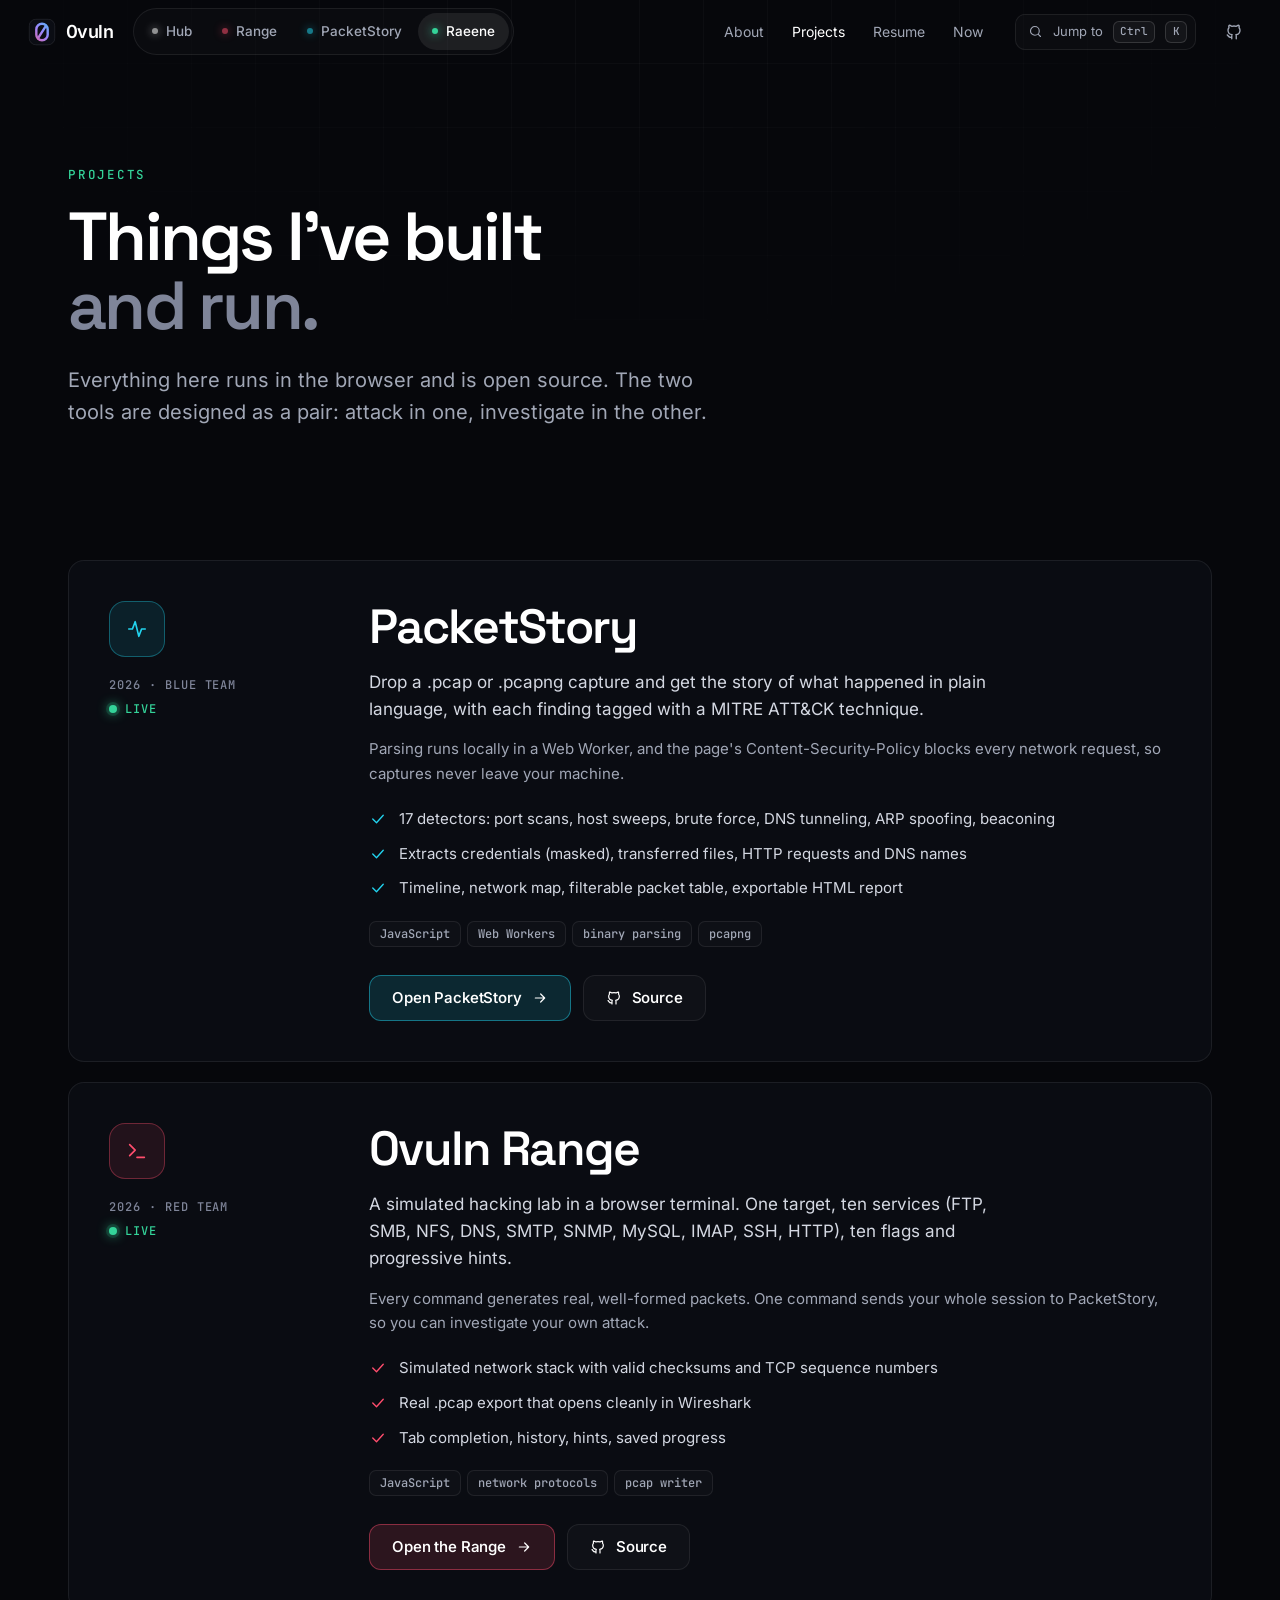
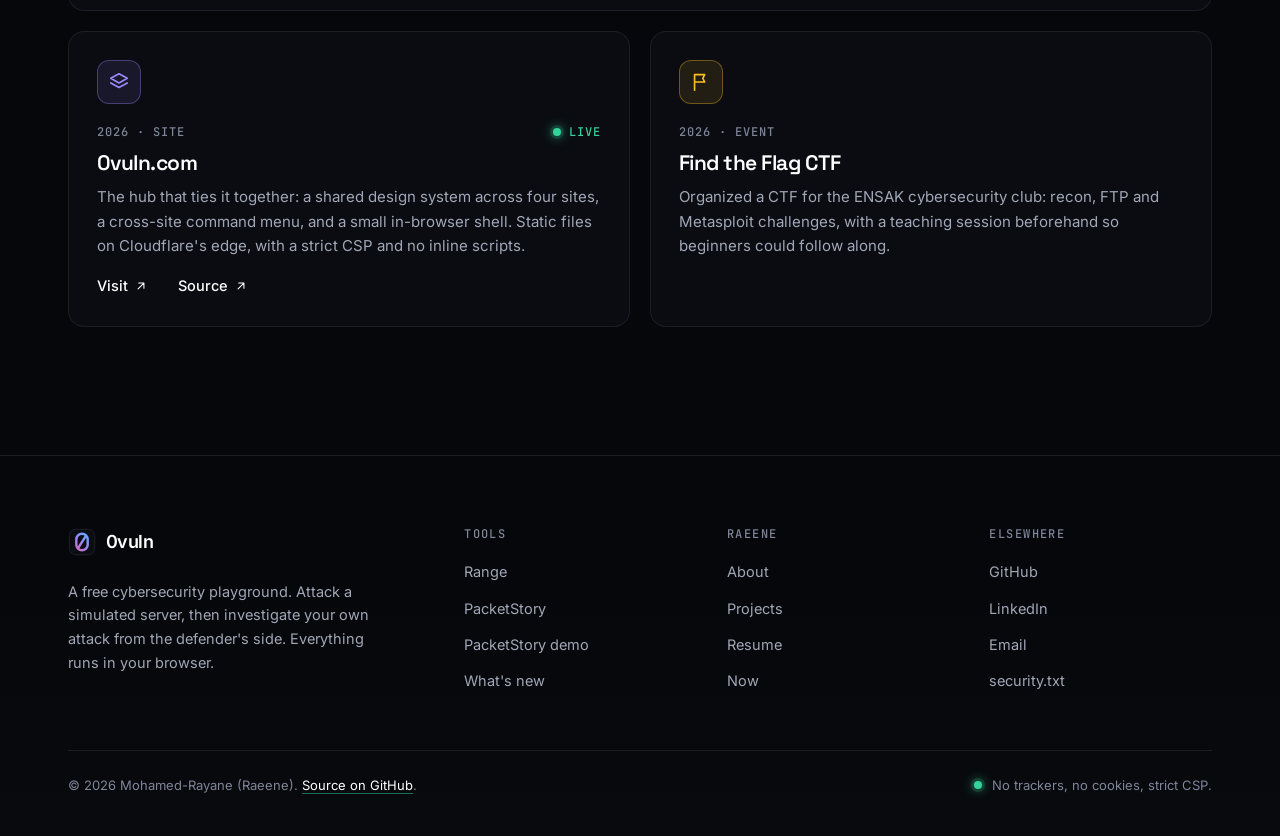
<file: projects/index.html>
<!doctype html>
<html lang="en" class="no-js">
<head>
<meta charset="utf-8">
<meta name="viewport" content="width=device-width,initial-scale=1">
<title>Projects | Raeene</title>
<meta name="description" content="Projects by Raeene: PacketStory (pcap analyzer), 0vuln Range (browser hacking lab), the 0vuln.com hub, and the ENSAK Find the Flag CTF.">
<link rel="canonical" href="https://raeene.0vuln.com/projects/">
<meta property="og:type" content="website">
<meta property="og:site_name" content="0vuln">
<meta property="og:url" content="https://raeene.0vuln.com/projects/">
<meta property="og:title" content="Projects | Raeene">
<meta property="og:description" content="Projects by Raeene: PacketStory (pcap analyzer), 0vuln Range (browser hacking lab), the 0vuln.com hub, and the ENSAK Find the Flag CTF.">
<meta property="og:image" content="https://raeene.0vuln.com/og.png">
<meta name="twitter:card" content="summary_large_image">
<meta name="theme-color" content="#06070b">
<link rel="icon" href="/favicon.svg" type="image/svg+xml">
<link rel="apple-touch-icon" href="/icon-192.png">
<link rel="alternate" type="application/atom+xml" title="0vuln: what's new" href="https://0vuln.com/feed.xml">
<link rel="preload" href="/fonts/inter.woff2" as="font" type="font/woff2" crossorigin>
<link rel="preload" href="/fonts/space-grotesk.woff2" as="font" type="font/woff2" crossorigin>
<link rel="stylesheet" href="/ds.css"><link rel="stylesheet" href="/raeene.css">
<script src="/ds.js" defer></script><script src="/raeene.js" defer></script>
</head>
<body data-site="raeene">
<a class="skip" href="#main">Skip to content</a>
<div class="bg-fx" aria-hidden="true"><i></i><i></i><i></i></div>
<header class="nav" id="top">
  <div class="wrap">
    <a class="logo" href="https://0vuln.com/" aria-label="0vuln home"><img src="/favicon.svg" alt="" width="28" height="28"><span>0vuln</span></a>
    <nav class="sites" aria-label="0vuln sites"><a class="s-hub" href="https://0vuln.com/">Hub</a><a class="s-range" href="https://range.0vuln.com/">Range</a><a class="s-pcap" href="https://pcap.0vuln.com/">PacketStory</a><a class="s-raeene" href="https://raeene.0vuln.com/" aria-current="page">Raeene</a></nav>
    <span class="sp"></span>
    <nav class="subnav" aria-label="On this site"><a href="/about/">About</a><a href="/projects/" aria-current="page">Projects</a><a href="/resume/">Resume</a><a href="/now/">Now</a></nav>
    <button class="k-btn" type="button" data-cmdk aria-label="Open command menu"><svg viewBox="0 0 24 24" fill="none" stroke="currentColor" stroke-width="1.8" stroke-linecap="round" stroke-linejoin="round" aria-hidden="true"><circle cx="11" cy="11" r="7"/><path d="m20 20-3.5-3.5"/></svg><span class="k-label">Jump to</span><span class="kbd k-mod">Ctrl</span><span class="kbd">K</span></button>
    <a class="icon-btn gh" href="https://github.com/Raeene/raeene-site" aria-label="Source code on GitHub"><svg viewBox="0 0 24 24" fill="none" stroke="currentColor" stroke-width="1.8" stroke-linecap="round" stroke-linejoin="round" aria-hidden="true"><path d="M9 19c-4.3 1.4-4.3-2.5-6-3m12 5v-3.5c0-1 .1-1.4-.5-2 2.8-.3 5.5-1.4 5.5-6a4.6 4.6 0 0 0-1.3-3.2 4.2 4.2 0 0 0-.1-3.2s-1.1-.3-3.5 1.3a12 12 0 0 0-6.2 0C6.5 2.8 5.4 3.1 5.4 3.1a4.2 4.2 0 0 0-.1 3.2A4.6 4.6 0 0 0 4 9.5c0 4.6 2.7 5.7 5.5 6-.6.6-.6 1.2-.5 2V21"/></svg></a>
  </div>
</header>
<main id="main">
  <section class="page-hero">
    <div class="wrap">
      <p class="eyebrow rise">Projects</p>
      <h1 class="h-1 rise d1">Things I've built<br><span class="dim">and run.</span></h1>
      <p class="lead rise d2">Everything here runs in the browser and is open source. The two tools are designed as a pair: attack in one, investigate in the other.</p>
    </div>
  </section>

  <section class="section tight">
    <div class="wrap plist">
      <article class="card c-cyan pitem reveal">
        <div class="pi-side">
          <span class="ic"><svg viewBox="0 0 24 24" fill="none" stroke="currentColor" stroke-width="1.8" stroke-linecap="round" stroke-linejoin="round" aria-hidden="true"><path d="M3 12h4l3-8 4 16 3-8h4"/></svg></span>
          <div class="proj-meta"><span>2026 &middot; Blue team</span><span class="live"><span class="dot"></span>live</span></div>
        </div>
        <div class="pi-main">
          <h2 class="h-2">PacketStory</h2>
          <p class="lead">Drop a .pcap or .pcapng capture and get the story of what happened in plain language, with each finding tagged with a MITRE ATT&amp;CK technique.</p>
          <p>Parsing runs locally in a Web Worker, and the page's Content-Security-Policy blocks every network request, so captures never leave your machine.</p>
          <ul class="ticks"><li><svg viewBox="0 0 24 24" fill="none" stroke="currentColor" stroke-width="1.8" stroke-linecap="round" stroke-linejoin="round" aria-hidden="true"><path d="m5 12 5 5 9-10"/></svg>17 detectors: port scans, host sweeps, brute force, DNS tunneling, ARP spoofing, beaconing</li><li><svg viewBox="0 0 24 24" fill="none" stroke="currentColor" stroke-width="1.8" stroke-linecap="round" stroke-linejoin="round" aria-hidden="true"><path d="m5 12 5 5 9-10"/></svg>Extracts credentials (masked), transferred files, HTTP requests and DNS names</li><li><svg viewBox="0 0 24 24" fill="none" stroke="currentColor" stroke-width="1.8" stroke-linecap="round" stroke-linejoin="round" aria-hidden="true"><path d="m5 12 5 5 9-10"/></svg>Timeline, network map, filterable packet table, exportable HTML report</li></ul>
          <ul class="chips"><li>JavaScript</li><li>Web Workers</li><li>binary parsing</li><li>pcapng</li></ul>
          <div class="row"><a class="btn btn-acc" href="https://pcap.0vuln.com/">Open PacketStory<svg class="arrow" viewBox="0 0 24 24" fill="none" stroke="currentColor" stroke-width="1.8" stroke-linecap="round" stroke-linejoin="round" aria-hidden="true"><path d="M5 12h14M13 6l6 6-6 6"/></svg></a><a class="btn btn-ghost" href="https://github.com/Raeene/pcap-site"><svg viewBox="0 0 24 24" fill="none" stroke="currentColor" stroke-width="1.8" stroke-linecap="round" stroke-linejoin="round" aria-hidden="true"><path d="M9 19c-4.3 1.4-4.3-2.5-6-3m12 5v-3.5c0-1 .1-1.4-.5-2 2.8-.3 5.5-1.4 5.5-6a4.6 4.6 0 0 0-1.3-3.2 4.2 4.2 0 0 0-.1-3.2s-1.1-.3-3.5 1.3a12 12 0 0 0-6.2 0C6.5 2.8 5.4 3.1 5.4 3.1a4.2 4.2 0 0 0-.1 3.2A4.6 4.6 0 0 0 4 9.5c0 4.6 2.7 5.7 5.5 6-.6.6-.6 1.2-.5 2V21"/></svg>Source</a></div>
        </div>
      </article>

      <article class="card c-red pitem reveal">
        <div class="pi-side">
          <span class="ic"><svg viewBox="0 0 24 24" fill="none" stroke="currentColor" stroke-width="1.8" stroke-linecap="round" stroke-linejoin="round" aria-hidden="true"><path d="m4 17 6-6-6-6M12 19h8"/></svg></span>
          <div class="proj-meta"><span>2026 &middot; Red team</span><span class="live"><span class="dot"></span>live</span></div>
        </div>
        <div class="pi-main">
          <h2 class="h-2">0vuln Range</h2>
          <p class="lead">A simulated hacking lab in a browser terminal. One target, ten services (FTP, SMB, NFS, DNS, SMTP, SNMP, MySQL, IMAP, SSH, HTTP), ten flags and progressive hints.</p>
          <p>Every command generates real, well-formed packets. One command sends your whole session to PacketStory, so you can investigate your own attack.</p>
          <ul class="ticks"><li><svg viewBox="0 0 24 24" fill="none" stroke="currentColor" stroke-width="1.8" stroke-linecap="round" stroke-linejoin="round" aria-hidden="true"><path d="m5 12 5 5 9-10"/></svg>Simulated network stack with valid checksums and TCP sequence numbers</li><li><svg viewBox="0 0 24 24" fill="none" stroke="currentColor" stroke-width="1.8" stroke-linecap="round" stroke-linejoin="round" aria-hidden="true"><path d="m5 12 5 5 9-10"/></svg>Real .pcap export that opens cleanly in Wireshark</li><li><svg viewBox="0 0 24 24" fill="none" stroke="currentColor" stroke-width="1.8" stroke-linecap="round" stroke-linejoin="round" aria-hidden="true"><path d="m5 12 5 5 9-10"/></svg>Tab completion, history, hints, saved progress</li></ul>
          <ul class="chips"><li>JavaScript</li><li>network protocols</li><li>pcap writer</li></ul>
          <div class="row"><a class="btn btn-acc" href="https://range.0vuln.com/">Open the Range<svg class="arrow" viewBox="0 0 24 24" fill="none" stroke="currentColor" stroke-width="1.8" stroke-linecap="round" stroke-linejoin="round" aria-hidden="true"><path d="M5 12h14M13 6l6 6-6 6"/></svg></a><a class="btn btn-ghost" href="https://github.com/Raeene/range-site"><svg viewBox="0 0 24 24" fill="none" stroke="currentColor" stroke-width="1.8" stroke-linecap="round" stroke-linejoin="round" aria-hidden="true"><path d="M9 19c-4.3 1.4-4.3-2.5-6-3m12 5v-3.5c0-1 .1-1.4-.5-2 2.8-.3 5.5-1.4 5.5-6a4.6 4.6 0 0 0-1.3-3.2 4.2 4.2 0 0 0-.1-3.2s-1.1-.3-3.5 1.3a12 12 0 0 0-6.2 0C6.5 2.8 5.4 3.1 5.4 3.1a4.2 4.2 0 0 0-.1 3.2A4.6 4.6 0 0 0 4 9.5c0 4.6 2.7 5.7 5.5 6-.6.6-.6 1.2-.5 2V21"/></svg>Source</a></div>
        </div>
      </article>

      <div class="grid g2">
        <article class="card c-violet reveal">
          <span class="ic"><svg viewBox="0 0 24 24" fill="none" stroke="currentColor" stroke-width="1.8" stroke-linecap="round" stroke-linejoin="round" aria-hidden="true"><path d="m12 3 9 5-9 5-9-5z"/><path d="m3 13 9 5 9-5"/></svg></span>
          <div class="proj-meta"><span>2026 &middot; Site</span><span class="live"><span class="dot"></span>live</span></div>
          <h3>0vuln.com</h3>
          <p>The hub that ties it together: a shared design system across four sites, a cross-site command menu, and a small in-browser shell. Static files on Cloudflare's edge, with a strict CSP and no inline scripts.</p>
          <div class="row"><a class="more" href="https://0vuln.com/">Visit <svg viewBox="0 0 24 24" fill="none" stroke="currentColor" stroke-width="1.8" stroke-linecap="round" stroke-linejoin="round" aria-hidden="true"><path d="M7 17 17 7M8 7h9v9"/></svg></a><a class="more" href="https://github.com/Raeene/0vuln-site">Source <svg viewBox="0 0 24 24" fill="none" stroke="currentColor" stroke-width="1.8" stroke-linecap="round" stroke-linejoin="round" aria-hidden="true"><path d="M7 17 17 7M8 7h9v9"/></svg></a></div>
        </article>
        <article class="card c-amber reveal d1">
          <span class="ic"><svg viewBox="0 0 24 24" fill="none" stroke="currentColor" stroke-width="1.8" stroke-linecap="round" stroke-linejoin="round" aria-hidden="true"><path d="M5 21V4M5 4h11l-2 4 2 4H5"/></svg></span>
          <div class="proj-meta"><span>2026 &middot; Event</span></div>
          <h3>Find the Flag CTF</h3>
          <p>Organized a CTF for the ENSAK cybersecurity club: recon, FTP and Metasploit challenges, with a teaching session beforehand so beginners could follow along.</p>
        </article>
      </div>
    </div>
  </section>
</main>
<footer class="foot">
  <div class="wrap">
    <div class="foot-grid">
      <div>
        <a class="logo" href="https://0vuln.com/"><img src="/favicon.svg" alt="" width="28" height="28"><span>0vuln</span></a>
        <p class="blurb">A free cybersecurity playground. Attack a simulated server, then investigate your own attack from the defender's side. Everything runs in your browser.</p>
      </div>
      <div><h4>Tools</h4><ul><li><a href="https://range.0vuln.com/">Range</a></li><li><a href="https://pcap.0vuln.com/">PacketStory</a></li><li><a href="https://pcap.0vuln.com/#demo">PacketStory demo</a></li><li><a href="https://0vuln.com/changelog/">What's new</a></li></ul></div>
      <div><h4>Raeene</h4><ul><li><a href="https://raeene.0vuln.com/about/">About</a></li><li><a href="https://raeene.0vuln.com/projects/">Projects</a></li><li><a href="https://raeene.0vuln.com/resume/">Resume</a></li><li><a href="https://raeene.0vuln.com/now/">Now</a></li></ul></div>
      <div><h4>Elsewhere</h4><ul><li><a href="https://github.com/Raeene">GitHub</a></li><li><a href="https://www.linkedin.com/in/ray-safi-938491195/">LinkedIn</a></li><li><a href="mailto:raaene@protonmail.com">Email</a></li><li><a href="https://0vuln.com/.well-known/security.txt">security.txt</a></li></ul></div>
    </div>
    <div class="foot-bot">
      <span>&copy; <span data-year>2026</span> Mohamed-Rayane (Raeene). <a class="link" href="https://github.com/Raeene/raeene-site">Source on GitHub</a>.</span>
      <span class="status"><span class="dot"></span>No trackers, no cookies, strict CSP.</span>
    </div>
    <div class="foot-word" aria-hidden="true">0vuln</div>
  </div>
</footer>
</body>
</html>
</file>
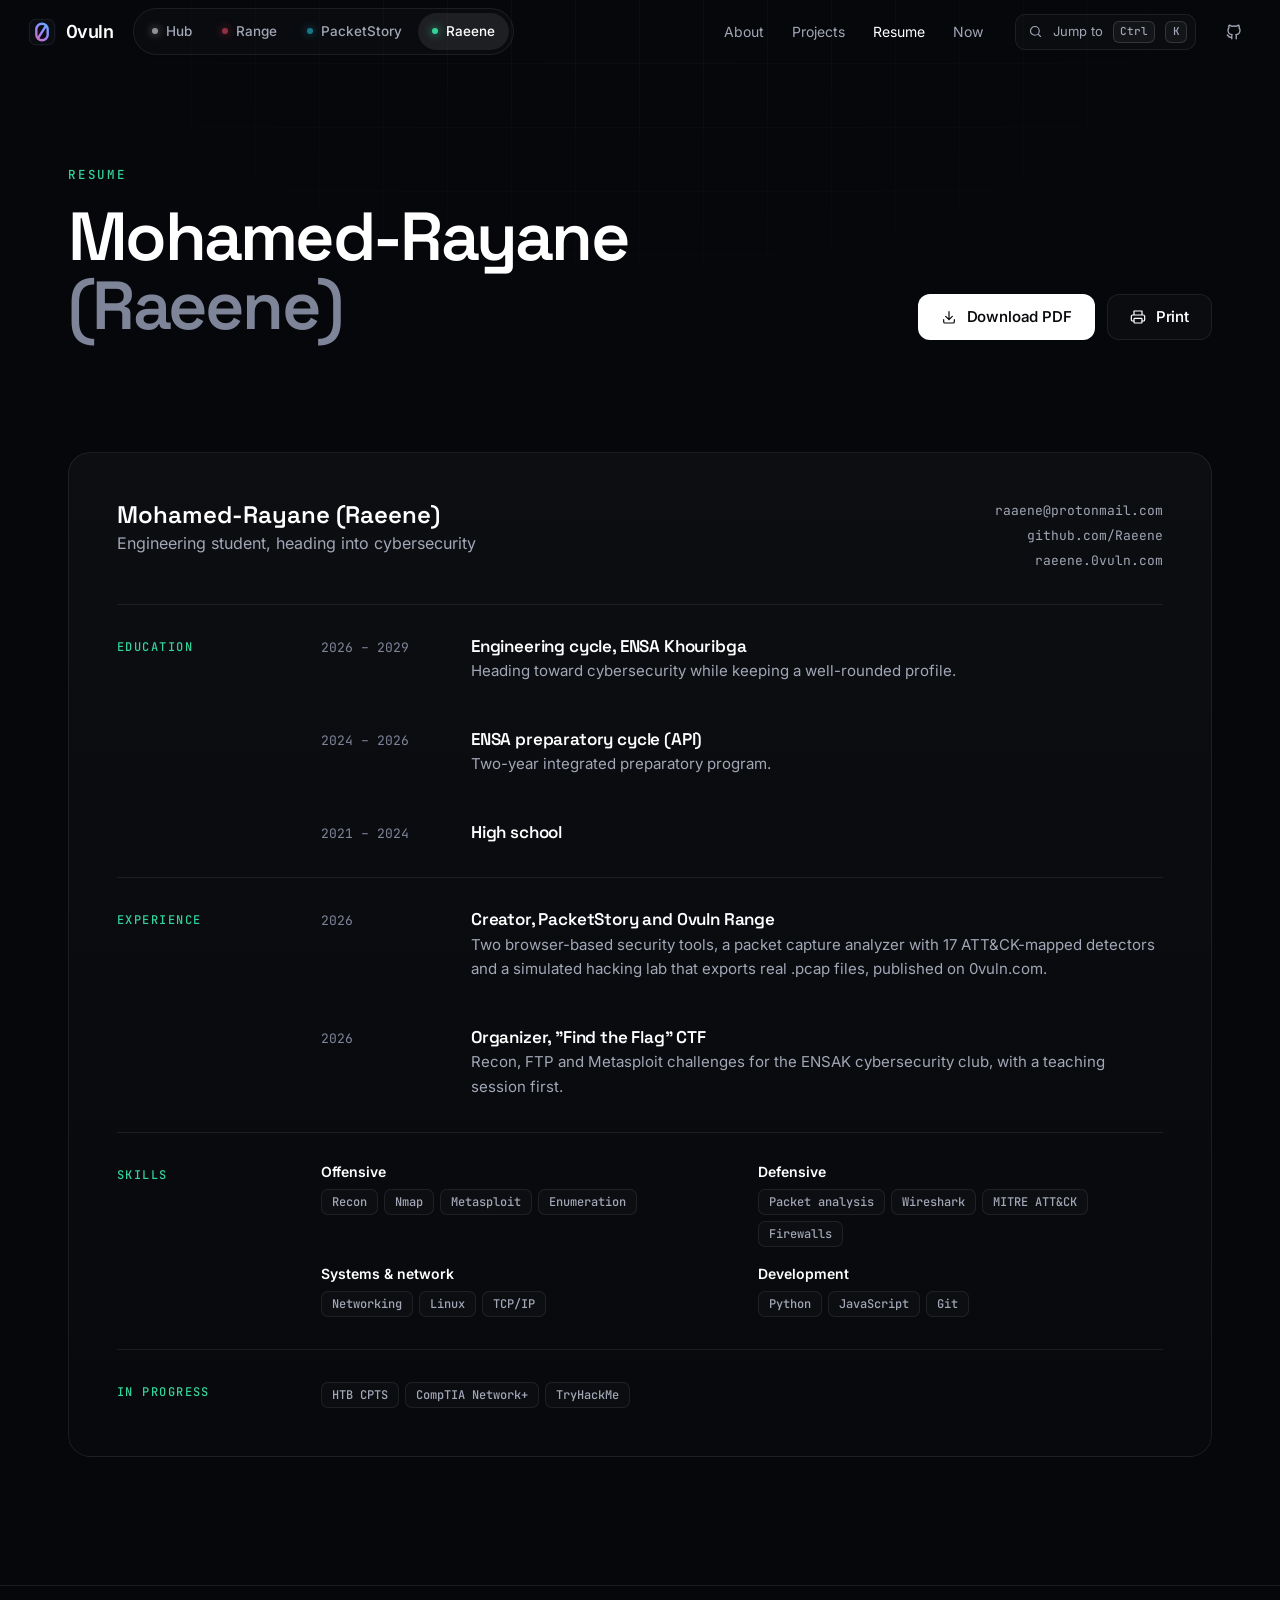
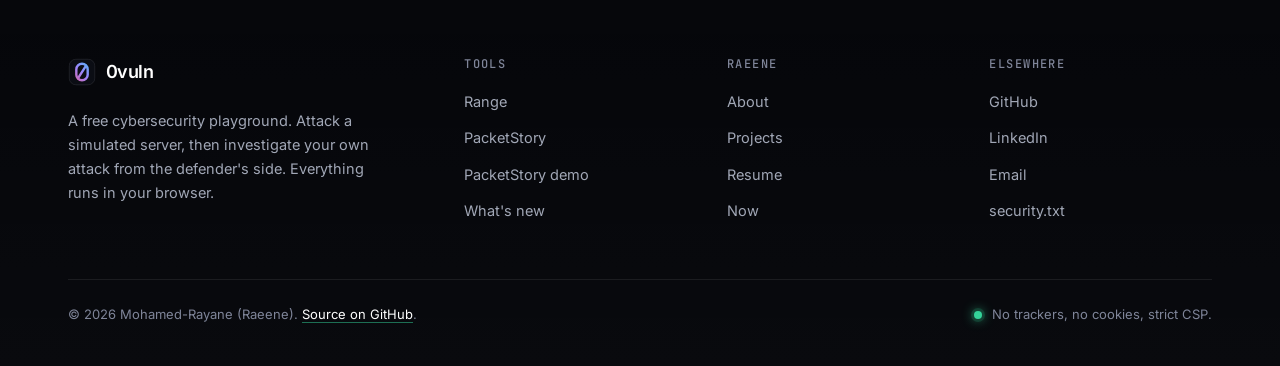
<file: resume/index.html>
<!doctype html>
<html lang="en" class="no-js">
<head>
<meta charset="utf-8">
<meta name="viewport" content="width=device-width,initial-scale=1">
<title>Resume | Raeene</title>
<meta name="description" content="Resume of Mohamed-Rayane (Raeene): engineering student at ENSA Khouribga heading into cybersecurity.">
<link rel="canonical" href="https://raeene.0vuln.com/resume/">
<meta property="og:type" content="website">
<meta property="og:site_name" content="0vuln">
<meta property="og:url" content="https://raeene.0vuln.com/resume/">
<meta property="og:title" content="Resume | Raeene">
<meta property="og:description" content="Resume of Mohamed-Rayane (Raeene): engineering student at ENSA Khouribga heading into cybersecurity.">
<meta property="og:image" content="https://raeene.0vuln.com/og.png">
<meta name="twitter:card" content="summary_large_image">
<meta name="theme-color" content="#06070b">
<link rel="icon" href="/favicon.svg" type="image/svg+xml">
<link rel="apple-touch-icon" href="/icon-192.png">
<link rel="alternate" type="application/atom+xml" title="0vuln: what's new" href="https://0vuln.com/feed.xml">
<link rel="preload" href="/fonts/inter.woff2" as="font" type="font/woff2" crossorigin>
<link rel="preload" href="/fonts/space-grotesk.woff2" as="font" type="font/woff2" crossorigin>
<link rel="stylesheet" href="/ds.css"><link rel="stylesheet" href="/raeene.css">
<script src="/ds.js" defer></script><script src="/raeene.js" defer></script>
</head>
<body data-site="raeene">
<a class="skip" href="#main">Skip to content</a>
<div class="bg-fx" aria-hidden="true"><i></i><i></i><i></i></div>
<header class="nav" id="top">
  <div class="wrap">
    <a class="logo" href="https://0vuln.com/" aria-label="0vuln home"><img src="/favicon.svg" alt="" width="28" height="28"><span>0vuln</span></a>
    <nav class="sites" aria-label="0vuln sites"><a class="s-hub" href="https://0vuln.com/">Hub</a><a class="s-range" href="https://range.0vuln.com/">Range</a><a class="s-pcap" href="https://pcap.0vuln.com/">PacketStory</a><a class="s-raeene" href="https://raeene.0vuln.com/" aria-current="page">Raeene</a></nav>
    <span class="sp"></span>
    <nav class="subnav" aria-label="On this site"><a href="/about/">About</a><a href="/projects/">Projects</a><a href="/resume/" aria-current="page">Resume</a><a href="/now/">Now</a></nav>
    <button class="k-btn" type="button" data-cmdk aria-label="Open command menu"><svg viewBox="0 0 24 24" fill="none" stroke="currentColor" stroke-width="1.8" stroke-linecap="round" stroke-linejoin="round" aria-hidden="true"><circle cx="11" cy="11" r="7"/><path d="m20 20-3.5-3.5"/></svg><span class="k-label">Jump to</span><span class="kbd k-mod">Ctrl</span><span class="kbd">K</span></button>
    <a class="icon-btn gh" href="https://github.com/Raeene/raeene-site" aria-label="Source code on GitHub"><svg viewBox="0 0 24 24" fill="none" stroke="currentColor" stroke-width="1.8" stroke-linecap="round" stroke-linejoin="round" aria-hidden="true"><path d="M9 19c-4.3 1.4-4.3-2.5-6-3m12 5v-3.5c0-1 .1-1.4-.5-2 2.8-.3 5.5-1.4 5.5-6a4.6 4.6 0 0 0-1.3-3.2 4.2 4.2 0 0 0-.1-3.2s-1.1-.3-3.5 1.3a12 12 0 0 0-6.2 0C6.5 2.8 5.4 3.1 5.4 3.1a4.2 4.2 0 0 0-.1 3.2A4.6 4.6 0 0 0 4 9.5c0 4.6 2.7 5.7 5.5 6-.6.6-.6 1.2-.5 2V21"/></svg></a>
  </div>
</header>
<main id="main">
  <section class="page-hero">
    <div class="wrap row-between">
      <div>
        <p class="eyebrow rise">Resume</p>
        <h1 class="h-1 rise d1">Mohamed-Rayane<br><span class="dim">(Raeene)</span></h1>
      </div>
      <div class="row rise d2 no-print"><a class="btn btn-primary" href="/resume.pdf" download="Mohamed-Rayane-Raeene-resume.pdf"><svg viewBox="0 0 24 24" fill="none" stroke="currentColor" stroke-width="1.8" stroke-linecap="round" stroke-linejoin="round" aria-hidden="true"><path d="M12 4v12M7 11l5 5 5-5M4 16v3a2 2 0 0 0 2 2h12a2 2 0 0 0 2-2v-3"/></svg>Download PDF</a><button class="btn btn-ghost" type="button" id="print"><svg viewBox="0 0 24 24" fill="none" stroke="currentColor" stroke-width="1.8" stroke-linecap="round" stroke-linejoin="round" aria-hidden="true"><path d="M6 9V3h12v6M6 18H4a2 2 0 0 1-2-2v-5a2 2 0 0 1 2-2h16a2 2 0 0 1 2 2v5a2 2 0 0 1-2 2h-2"/><rect x="6" y="14" width="12" height="7" rx="1"/></svg>Print</button></div>
    </div>
  </section>

  <section class="section tight">
    <div class="wrap">
      <div class="cv reveal">
        <header class="cv-head">
          <div><b>Mohamed-Rayane (Raeene)</b><span>Engineering student, heading into cybersecurity</span></div>
          <div class="cv-contact"><span>raaene@protonmail.com</span><span>github.com/Raeene</span><span>raeene.0vuln.com</span></div>
        </header>

        <div class="cv-sec">
          <h2>Education</h2>
          <div class="cv-item"><span class="when">2026 &ndash; 2029</span><div><h3>Engineering cycle, ENSA Khouribga</h3><p>Heading toward cybersecurity while keeping a well-rounded profile.</p></div></div>
          <div class="cv-item"><span class="when">2024 &ndash; 2026</span><div><h3>ENSA preparatory cycle (API)</h3><p>Two-year integrated preparatory program.</p></div></div>
          <div class="cv-item"><span class="when">2021 &ndash; 2024</span><div><h3>High school</h3></div></div>
        </div>

        <div class="cv-sec">
          <h2>Experience</h2>
          <div class="cv-item"><span class="when">2026</span><div><h3>Creator, PacketStory and 0vuln Range</h3><p>Two browser-based security tools, a packet capture analyzer with 17 ATT&amp;CK-mapped detectors and a simulated hacking lab that exports real .pcap files, published on 0vuln.com.</p></div></div>
          <div class="cv-item"><span class="when">2026</span><div><h3>Organizer, "Find the Flag" CTF</h3><p>Recon, FTP and Metasploit challenges for the ENSAK cybersecurity club, with a teaching session first.</p></div></div>
        </div>

        <div class="cv-sec">
          <h2>Skills</h2>
          <div class="skills">
            <div><h3>Offensive</h3><ul class="chips"><li>Recon</li><li>Nmap</li><li>Metasploit</li><li>Enumeration</li></ul></div>
            <div><h3>Defensive</h3><ul class="chips"><li>Packet analysis</li><li>Wireshark</li><li>MITRE ATT&amp;CK</li><li>Firewalls</li></ul></div>
            <div><h3>Systems &amp; network</h3><ul class="chips"><li>Networking</li><li>Linux</li><li>TCP/IP</li></ul></div>
            <div><h3>Development</h3><ul class="chips"><li>Python</li><li>JavaScript</li><li>Git</li></ul></div>
          </div>
        </div>

        <div class="cv-sec">
          <h2>In progress</h2>
          <ul class="chips"><li>HTB CPTS</li><li>CompTIA Network+</li><li>TryHackMe</li></ul>
        </div>
      </div>
    </div>
  </section>
</main>
<footer class="foot">
  <div class="wrap">
    <div class="foot-grid">
      <div>
        <a class="logo" href="https://0vuln.com/"><img src="/favicon.svg" alt="" width="28" height="28"><span>0vuln</span></a>
        <p class="blurb">A free cybersecurity playground. Attack a simulated server, then investigate your own attack from the defender's side. Everything runs in your browser.</p>
      </div>
      <div><h4>Tools</h4><ul><li><a href="https://range.0vuln.com/">Range</a></li><li><a href="https://pcap.0vuln.com/">PacketStory</a></li><li><a href="https://pcap.0vuln.com/#demo">PacketStory demo</a></li><li><a href="https://0vuln.com/changelog/">What's new</a></li></ul></div>
      <div><h4>Raeene</h4><ul><li><a href="https://raeene.0vuln.com/about/">About</a></li><li><a href="https://raeene.0vuln.com/projects/">Projects</a></li><li><a href="https://raeene.0vuln.com/resume/">Resume</a></li><li><a href="https://raeene.0vuln.com/now/">Now</a></li></ul></div>
      <div><h4>Elsewhere</h4><ul><li><a href="https://github.com/Raeene">GitHub</a></li><li><a href="https://www.linkedin.com/in/ray-safi-938491195/">LinkedIn</a></li><li><a href="mailto:raaene@protonmail.com">Email</a></li><li><a href="https://0vuln.com/.well-known/security.txt">security.txt</a></li></ul></div>
    </div>
    <div class="foot-bot">
      <span>&copy; <span data-year>2026</span> Mohamed-Rayane (Raeene). <a class="link" href="https://github.com/Raeene/raeene-site">Source on GitHub</a>.</span>
      <span class="status"><span class="dot"></span>No trackers, no cookies, strict CSP.</span>
    </div>
    <div class="foot-word" aria-hidden="true">0vuln</div>
  </div>
</footer>
</body>
</html>
</file>
<file: ds.css>
/* =====================================================================
   0vuln design system (shared, identical on every *.0vuln.com site)
   Edit in one place, copy to all four repos.
   ===================================================================== */
@font-face { font-family: "Inter"; src: url("/fonts/inter.woff2") format("woff2"); font-weight: 100 900; font-display: swap; }
@font-face { font-family: "Space Grotesk"; src: url("/fonts/space-grotesk.woff2") format("woff2"); font-weight: 300 700; font-display: swap; }
@font-face { font-family: "JetBrains Mono"; src: url("/fonts/jetbrains-mono.woff2") format("woff2"); font-weight: 100 800; font-display: swap; }

:root {
  --bg: #06070b;
  --bg-2: #0a0c12;
  --bg-3: #0f121a;
  --panel: rgba(255, 255, 255, .025);
  --panel-2: rgba(255, 255, 255, .045);
  --line: rgba(255, 255, 255, .075);
  --line-2: rgba(255, 255, 255, .14);
  --text: #eceef4;
  --muted: #a1a7b6;
  --dim: #7f8599;   /* 5:1+ contrast on every background (WCAG AA) */
  --red: #ff4d6d;
  --violet: #9b87ff;
  --cyan: #22d3ee;
  --green: #34d399;
  --amber: #fbbf24;
  --brand: linear-gradient(100deg, var(--red) 0%, var(--violet) 50%, var(--cyan) 100%);
  --acc: var(--violet);
  --acc-rgb: 155, 135, 255;
  --sans: "Inter", ui-sans-serif, system-ui, -apple-system, "Segoe UI", Roboto, sans-serif;
  --display: "Space Grotesk", "Inter", ui-sans-serif, system-ui, sans-serif;
  --mono: "JetBrains Mono", ui-monospace, "SF Mono", Menlo, Consolas, monospace;
  --r: 16px;
  --r-sm: 10px;
  --w: 1200px;
  --nav-h: 64px;
  --ease: cubic-bezier(.2, .7, .2, 1);
  color-scheme: dark;
}
body[data-site="range"] { --acc: var(--red); --acc-rgb: 255, 77, 109; }
body[data-site="pcap"] { --acc: var(--cyan); --acc-rgb: 34, 211, 238; }
body[data-site="raeene"] { --acc: var(--green); --acc-rgb: 52, 211, 153; }

*, *::before, *::after { box-sizing: border-box; }
html { -webkit-text-size-adjust: 100%; scroll-behavior: smooth; scroll-padding-top: calc(var(--nav-h) + 24px); }
body { margin: 0; min-height: 100vh; background: var(--bg); color: var(--text); font: 16px/1.65 var(--sans); font-feature-settings: "cv11", "ss01", "ss03", "zero"; -webkit-font-smoothing: antialiased; -moz-osx-font-smoothing: grayscale; overflow-x: hidden; }
img, svg, canvas { display: block; max-width: 100%; }
a { color: inherit; text-decoration: none; }
button, input, select, textarea { font: inherit; color: inherit; }
button { cursor: pointer; background: none; border: 0; padding: 0; }
[hidden] { display: none !important; }
::selection { background: rgba(var(--acc-rgb), .35); color: #fff; }
:focus-visible { outline: 2px solid var(--acc); outline-offset: 3px; border-radius: 6px; }
code, kbd, pre, .mono { font-family: var(--mono); font-feature-settings: normal; }
code { font-size: .88em; padding: .12em .42em; border-radius: 6px; background: var(--panel-2); border: 1px solid var(--line); color: #fff; }
p { margin: 0 0 1em; }
h1, h2, h3, h4 { font-family: var(--display); font-weight: 600; letter-spacing: -.025em; line-height: 1.08; margin: 0; color: #fff; }

.skip { position: absolute; left: 16px; top: -60px; z-index: 100; padding: 10px 16px; border-radius: 10px; background: #fff; color: #000; font-weight: 600; }
.skip:focus { top: 12px; }

/* ---------- ambient background ---------- */
.bg-fx { position: fixed; inset: 0; z-index: -1; pointer-events: none; overflow: hidden; }
.bg-fx::before { content: ""; position: absolute; inset: -1px; background-image: linear-gradient(var(--line) 1px, transparent 1px), linear-gradient(90deg, var(--line) 1px, transparent 1px); background-size: 64px 64px; mask-image: radial-gradient(ellipse 80% 60% at 50% 0%, #000 10%, transparent 75%); -webkit-mask-image: radial-gradient(ellipse 80% 60% at 50% 0%, #000 10%, transparent 75%); opacity: .55; }
.bg-fx i { position: absolute; border-radius: 50%; filter: blur(90px); opacity: .32; animation: drift 26s var(--ease) infinite alternate; }
.bg-fx i:nth-child(1) { width: 640px; height: 520px; left: -160px; top: -220px; background: rgba(var(--acc-rgb), .55); }
.bg-fx i:nth-child(2) { width: 560px; height: 480px; right: -180px; top: -120px; background: rgba(34, 211, 238, .28); animation-delay: -9s; }
.bg-fx i:nth-child(3) { width: 520px; height: 420px; left: 30%; top: 40vh; background: rgba(255, 77, 109, .14); animation-delay: -17s; }
@keyframes drift { to { transform: translate3d(80px, 60px, 0) scale(1.15); } }

/* ---------- layout ---------- */
.wrap { width: 100%; max-width: var(--w); margin: 0 auto; padding: 0 28px; }
.section { padding: 128px 0; position: relative; }
.section.tight { padding: 88px 0; }
.section-head { max-width: 720px; margin-bottom: 56px; }
.section-head.center { margin-left: auto; margin-right: auto; text-align: center; }
.eyebrow { display: inline-flex; align-items: center; gap: 10px; font: 500 12.5px/1 var(--mono); letter-spacing: .14em; text-transform: uppercase; color: var(--acc); margin-bottom: 20px; }
.eyebrow::before { content: ""; width: 18px; height: 1px; background: currentColor; opacity: .7; }
.h-display { font-size: clamp(48px, 8.4vw, 112px); letter-spacing: -.045em; line-height: .95; font-weight: 600; }
.h-1 { font-size: clamp(38px, 5.4vw, 68px); letter-spacing: -.04em; line-height: 1.02; }
.h-2 { font-size: clamp(30px, 3.8vw, 48px); letter-spacing: -.035em; }
.h-3 { font-size: 22px; letter-spacing: -.02em; }
.lead { font-size: clamp(17px, 1.6vw, 20px); line-height: 1.6; color: var(--muted); max-width: 640px; }
.muted { color: var(--muted); }
.dim { color: var(--dim); }
.grad { background: var(--brand); -webkit-background-clip: text; background-clip: text; color: transparent; }
.acc { color: var(--acc); }
.grad-acc { background: linear-gradient(100deg, #fff 10%, rgba(var(--acc-rgb), 1) 90%); -webkit-background-clip: text; background-clip: text; color: transparent; }
.row { display: flex; flex-wrap: wrap; gap: 12px; align-items: center; }
.grid { display: grid; gap: 20px; }
.g2 { grid-template-columns: repeat(2, minmax(0, 1fr)); }
.g3 { grid-template-columns: repeat(3, minmax(0, 1fr)); }
.g4 { grid-template-columns: repeat(4, minmax(0, 1fr)); }
@media (max-width: 960px) { .g3, .g4 { grid-template-columns: repeat(2, minmax(0, 1fr)); } }
@media (max-width: 680px) { .g2, .g3, .g4 { grid-template-columns: 1fr; } .section { padding: 88px 0; } .wrap { padding: 0 20px; } }
.divider { height: 1px; background: linear-gradient(90deg, transparent, var(--line-2), transparent); border: 0; margin: 0; }

/* ---------- nav ---------- */
.nav { position: sticky; top: 0; z-index: 50; height: var(--nav-h); border-bottom: 1px solid transparent; transition: background .3s, border-color .3s, backdrop-filter .3s; }
.nav.scrolled, .nav.solid { background: rgba(6, 7, 11, .72); backdrop-filter: saturate(160%) blur(16px); -webkit-backdrop-filter: saturate(160%) blur(16px); border-bottom-color: var(--line); }
.nav .wrap { height: 100%; display: flex; align-items: center; gap: 20px; max-width: 1360px; }
.logo { display: inline-flex; align-items: center; gap: 10px; font: 600 18px/1 var(--sans); font-feature-settings: "zero"; letter-spacing: -.03em; color: #fff; flex-shrink: 0; }
.logo img { width: 28px; height: 28px; }
.sites { display: flex; gap: 2px; padding: 4px; border: 1px solid var(--line); border-radius: 999px; background: rgba(255, 255, 255, .02); overflow-x: auto; scrollbar-width: none; }
.sites::-webkit-scrollbar { display: none; }
.sites a { display: inline-flex; align-items: center; gap: 8px; padding: 7px 14px; border-radius: 999px; font-size: 13.5px; font-weight: 500; color: var(--muted); white-space: nowrap; transition: color .2s, background .2s; }
.sites a::before { content: ""; width: 6px; height: 6px; border-radius: 50%; background: var(--c, var(--violet)); box-shadow: 0 0 10px var(--c, var(--violet)); opacity: .55; transition: opacity .2s; }
.sites a:hover { color: #fff; }
.sites a:hover::before, .sites a[aria-current]::before { opacity: 1; }
.sites a[aria-current] { color: #fff; background: rgba(255, 255, 255, .08); }
.sites .s-hub { --c: #fff; }
.sites .s-range { --c: var(--red); }
.sites .s-pcap { --c: var(--cyan); }
.sites .s-raeene { --c: var(--green); }
.nav .sp { flex: 1; }
.subnav { display: flex; gap: 4px; }
.subnav a { padding: 8px 12px; border-radius: 8px; font-size: 14px; color: var(--muted); transition: color .2s, background .2s; }
.subnav a:hover { color: #fff; background: var(--panel-2); }
.subnav a[aria-current] { color: #fff; }
.k-btn { display: inline-flex; align-items: center; gap: 10px; height: 36px; padding: 0 8px 0 12px; border: 1px solid var(--line); border-radius: 10px; background: var(--panel); color: var(--muted); font-size: 13px; transition: border-color .2s, color .2s; flex-shrink: 0; }
.k-btn:hover { border-color: var(--line-2); color: #fff; }
.k-btn svg { width: 15px; height: 15px; }
.kbd, kbd { display: inline-flex; align-items: center; justify-content: center; min-width: 22px; height: 22px; padding: 0 6px; border-radius: 6px; border: 1px solid var(--line-2); background: rgba(255, 255, 255, .04); font: 500 11px/1 var(--mono); color: var(--muted); }
.icon-btn { display: inline-grid; place-items: center; width: 36px; height: 36px; border-radius: 10px; color: var(--muted); transition: color .2s, background .2s; flex-shrink: 0; }
.icon-btn:hover { color: #fff; background: var(--panel-2); }
.icon-btn svg { width: 18px; height: 18px; }
@media (max-width: 1080px) { .subnav { display: none; } }
@media (max-width: 760px) { .k-btn .k-label, .k-btn .kbd { display: none; } .k-btn { padding: 0; width: 36px; justify-content: center; } .nav .gh { display: none; } .logo span { display: none; } .nav .wrap { gap: 12px; } }

/* ---------- buttons ---------- */
.btn { position: relative; display: inline-flex; align-items: center; justify-content: center; gap: 10px; height: 46px; padding: 0 22px; border-radius: 12px; font-size: 15px; font-weight: 550; letter-spacing: -.01em; white-space: nowrap; border: 1px solid transparent; transition: transform .2s var(--ease), background .2s, border-color .2s, box-shadow .3s, color .2s; }
.btn:active { transform: translateY(1px) scale(.99); }
.btn svg { width: 16px; height: 16px; transition: transform .25s var(--ease); }
.btn:hover svg.arrow { transform: translateX(3px); }
.btn-primary { background: #fff; color: #07080c; box-shadow: 0 0 0 1px rgba(255, 255, 255, .1), 0 10px 40px -10px rgba(var(--acc-rgb), .6); }
.btn-primary:hover { box-shadow: 0 0 0 1px rgba(255, 255, 255, .2), 0 16px 50px -10px rgba(var(--acc-rgb), .85); }
.btn-acc { background: rgba(var(--acc-rgb), .14); color: #fff; border-color: rgba(var(--acc-rgb), .45); }
.btn-acc:hover { background: rgba(var(--acc-rgb), .22); border-color: rgba(var(--acc-rgb), .75); box-shadow: 0 0 30px -6px rgba(var(--acc-rgb), .6); }
.btn-ghost { background: var(--panel); border-color: var(--line); color: #fff; }
.btn-ghost:hover { background: var(--panel-2); border-color: var(--line-2); }
.btn-sm { height: 36px; padding: 0 14px; font-size: 13.5px; border-radius: 10px; }
.link { color: #fff; border-bottom: 1px solid rgba(var(--acc-rgb), .5); transition: border-color .2s, color .2s; }
.link:hover { color: var(--acc); border-color: var(--acc); }
.more { display: inline-flex; align-items: center; gap: 6px; font-size: 14.5px; font-weight: 500; color: #fff; }
.more svg { width: 14px; height: 14px; transition: transform .25s var(--ease); }
.more:hover svg, a:hover .more svg { transform: translateX(3px); }

/* ---------- pills / chips ---------- */
.pill { display: inline-flex; align-items: center; gap: 8px; padding: 6px 14px 6px 8px; border-radius: 999px; border: 1px solid var(--line); background: rgba(255, 255, 255, .03); font-size: 13px; color: var(--muted); backdrop-filter: blur(8px); }
.pill b { font-weight: 600; padding: 2px 8px; border-radius: 999px; background: rgba(var(--acc-rgb), .16); color: var(--acc); font-size: 11.5px; letter-spacing: .02em; }
.pill:hover { border-color: var(--line-2); color: #fff; }
.chips { display: flex; flex-wrap: wrap; gap: 6px; list-style: none; margin: 0; padding: 0; }
.chips li, .chip { font: 500 12px/1 var(--mono); padding: 6px 10px; border-radius: 7px; border: 1px solid var(--line); background: rgba(255, 255, 255, .02); color: var(--muted); }
.dot { display: inline-block; width: 8px; height: 8px; border-radius: 50%; background: var(--green); box-shadow: 0 0 0 3px rgba(52, 211, 153, .15), 0 0 12px var(--green); }
.dot.off { background: var(--red); box-shadow: 0 0 0 3px rgba(255, 77, 109, .15); }
.dot.wait { background: var(--dim); box-shadow: none; animation: blink 1.2s infinite; }
@keyframes blink { 50% { opacity: .3; } }

/* ---------- cards (with cursor spotlight) ---------- */
.card { position: relative; border-radius: var(--r); border: 1px solid var(--line); background: linear-gradient(180deg, rgba(255, 255, 255, .035), rgba(255, 255, 255, .012)); padding: 28px; overflow: hidden; isolation: isolate; transition: border-color .3s, transform .4s var(--ease); }
.card::before { content: ""; position: absolute; inset: 0; z-index: -1; opacity: 0; transition: opacity .35s; background: radial-gradient(520px circle at var(--mx, 50%) var(--my, 0%), rgba(var(--acc-rgb), .12), transparent 45%); }
.card::after { content: ""; position: absolute; inset: 0; border-radius: inherit; padding: 1px; opacity: 0; transition: opacity .35s; pointer-events: none; background: radial-gradient(360px circle at var(--mx, 50%) var(--my, 0%), rgba(var(--acc-rgb), .7), transparent 50%); -webkit-mask: linear-gradient(#000 0 0) content-box, linear-gradient(#000 0 0); -webkit-mask-composite: xor; mask: linear-gradient(#000 0 0) content-box exclude, linear-gradient(#000 0 0); }
.card:hover::before, .card:hover::after { opacity: 1; }
a.card:hover { transform: translateY(-3px); }
.card h3 { font-size: 21px; margin-bottom: 10px; }
.card p { color: var(--muted); font-size: 15px; }
.card .ic { display: grid; place-items: center; width: 44px; height: 44px; border-radius: 12px; border: 1px solid rgba(var(--acc-rgb), .35); background: rgba(var(--acc-rgb), .1); color: var(--acc); margin-bottom: 22px; }
.card .ic svg { width: 22px; height: 22px; }
.c-red { --acc: var(--red); --acc-rgb: 255, 77, 109; }
.c-cyan { --acc: var(--cyan); --acc-rgb: 34, 211, 238; }
.c-green { --acc: var(--green); --acc-rgb: 52, 211, 153; }
.c-violet { --acc: var(--violet); --acc-rgb: 155, 135, 255; }
.c-amber { --acc: var(--amber); --acc-rgb: 251, 191, 36; }

/* ---------- stat strip ---------- */
.stats { display: grid; grid-template-columns: repeat(4, 1fr); border: 1px solid var(--line); border-radius: var(--r); background: var(--panel); overflow: hidden; }
.stats > div { padding: 28px 28px 24px; border-left: 1px solid var(--line); }
.stats > div:first-child { border-left: 0; }
.stats b { display: block; font: 600 clamp(32px, 3.6vw, 44px)/1 var(--display); letter-spacing: -.04em; color: #fff; margin-bottom: 10px; font-variant-numeric: tabular-nums; }
.stats span { font-size: 14px; color: var(--muted); }
@media (max-width: 760px) { .stats { grid-template-columns: 1fr 1fr; } .stats > div:nth-child(3) { border-left: 0; } .stats > div:nth-child(n+3) { border-top: 1px solid var(--line); } }

/* ---------- terminal window ---------- */
.term { position: relative; border-radius: var(--r); border: 1px solid var(--line-2); background: rgba(8, 10, 15, .88); box-shadow: 0 40px 120px -40px rgba(0, 0, 0, .9), 0 0 0 1px rgba(0, 0, 0, .4), inset 0 1px 0 rgba(255, 255, 255, .05); overflow: hidden; backdrop-filter: blur(20px); }
.term-bar { display: flex; align-items: center; gap: 8px; height: 44px; padding: 0 16px; border-bottom: 1px solid var(--line); background: rgba(255, 255, 255, .02); font: 500 12.5px/1 var(--mono); color: var(--dim); }
.term-bar .lights { display: flex; gap: 7px; margin-right: 10px; }
.term-bar .lights i { width: 11px; height: 11px; border-radius: 50%; background: #2a2e39; }
.term-bar .lights i:nth-child(1) { background: #ff5f57; } .term-bar .lights i:nth-child(2) { background: #febc2e; } .term-bar .lights i:nth-child(3) { background: #28c840; }
.term-bar .title { flex: 1; text-align: center; margin-right: 52px; white-space: nowrap; overflow: hidden; text-overflow: ellipsis; }
.term-bar button { color: var(--dim); font: inherit; padding: 6px 8px; border-radius: 6px; }
.term-bar button:hover { color: #fff; background: var(--panel-2); }
.term-body { font: 14px/1.7 var(--mono); padding: 20px 22px; color: #d9dde7; white-space: pre-wrap; word-break: break-word; overflow-y: auto; }
.term-body .c { color: #fff; }
.term-body .d { color: var(--dim); }
.term-body .e { color: #ff7a8f; }
.term-body .g { color: var(--green); }
.term-body .y { color: var(--amber); }
.term-body .m { color: var(--violet); }
.term-body .k { color: var(--cyan); }
.term-body .a { color: var(--acc); }
.term-line { display: flex; align-items: center; gap: 10px; padding: 0 22px 18px; font: 14px/1.7 var(--mono); }
.term-line label { color: var(--acc); white-space: nowrap; flex-shrink: 0; }
.term-line input { flex: 1; min-width: 0; background: transparent; border: 0; outline: 0; color: #fff; caret-color: var(--acc); padding: 0; font: inherit; }
.term-line input::placeholder { color: var(--dim); }
.term:fullscreen { border-radius: 0; display: flex; flex-direction: column; background: #06070b; }
.term:fullscreen .term-body { flex: 1; max-height: none !important; }

/* ---------- tables ---------- */
.tbl-wrap { border: 1px solid var(--line); border-radius: var(--r-sm); overflow: auto; background: rgba(255, 255, 255, .015); }
.tbl { width: 100%; border-collapse: collapse; font-size: 13.5px; }
.tbl th { position: sticky; top: 0; z-index: 1; text-align: left; font: 500 11.5px/1 var(--mono); letter-spacing: .06em; text-transform: uppercase; color: var(--dim); padding: 13px 14px; background: #0b0d13; border-bottom: 1px solid var(--line); white-space: nowrap; }
.tbl td { padding: 10px 14px; border-bottom: 1px solid var(--line); vertical-align: top; }
.tbl tr:last-child td { border-bottom: 0; }
.tbl tbody tr { transition: background .15s; }
.tbl tbody tr:hover { background: rgba(255, 255, 255, .025); }
.tbl .num { text-align: right; font-variant-numeric: tabular-nums; }
.tbl .mono, .tbl td.m { font-family: var(--mono); font-size: 12.5px; }

/* ---------- footer ---------- */
.foot { position: relative; margin-top: 40px; border-top: 1px solid var(--line); padding: 72px 0 40px; background: linear-gradient(180deg, transparent, rgba(255, 255, 255, .015)); }
.foot-grid { display: grid; grid-template-columns: 1.6fr repeat(3, 1fr); gap: 40px; }
.foot h4 { font: 500 12px/1 var(--mono); letter-spacing: .12em; text-transform: uppercase; color: var(--dim); margin-bottom: 18px; }
.foot ul { list-style: none; margin: 0; padding: 0; display: grid; gap: 10px; }
.foot ul a { color: var(--muted); font-size: 14.5px; transition: color .2s; }
.foot ul a:hover { color: #fff; }
.foot .blurb { color: var(--muted); font-size: 14.5px; max-width: 320px; margin-top: 16px; }
.foot-bot { display: flex; flex-wrap: wrap; gap: 16px; justify-content: space-between; align-items: center; margin-top: 56px; padding-top: 24px; border-top: 1px solid var(--line); font-size: 13px; color: var(--dim); }
.foot-bot .status { display: inline-flex; align-items: center; gap: 10px; }
.foot-word { font: 700 clamp(80px, 19vw, 260px)/.8 var(--display); letter-spacing: -.06em; text-align: center; margin-top: 64px; background: linear-gradient(180deg, rgba(255, 255, 255, .09), rgba(255, 255, 255, 0) 85%); -webkit-background-clip: text; background-clip: text; color: transparent; user-select: none; }
@media (max-width: 760px) { .foot-grid { grid-template-columns: 1fr 1fr; } .foot-grid > :first-child { grid-column: 1 / -1; } }

/* ---------- command palette ---------- */
.cmdk-back { position: fixed; inset: 0; z-index: 200; background: rgba(3, 4, 7, .6); backdrop-filter: blur(6px); -webkit-backdrop-filter: blur(6px); display: flex; justify-content: center; align-items: flex-start; padding: 14vh 16px 16px; opacity: 0; transition: opacity .18s; }
.cmdk-back.open { opacity: 1; }
.cmdk { width: 100%; max-width: 620px; border-radius: 18px; border: 1px solid var(--line-2); background: rgba(14, 16, 23, .96); box-shadow: 0 50px 140px -30px rgba(0, 0, 0, .95), 0 0 0 1px rgba(0, 0, 0, .5), 0 0 80px -30px rgba(var(--acc-rgb), .5); overflow: hidden; transform: translateY(-8px) scale(.98); transition: transform .22s var(--ease); }
.cmdk-back.open .cmdk { transform: none; }
.cmdk-in { display: flex; align-items: center; gap: 12px; padding: 0 18px; border-bottom: 1px solid var(--line); }
.cmdk-in svg { width: 18px; height: 18px; color: var(--dim); flex-shrink: 0; }
.cmdk-in input { flex: 1; height: 58px; background: transparent; border: 0; outline: 0; font-size: 16px; color: #fff; }
.cmdk-in input::placeholder { color: var(--dim); }
.cmdk-list { max-height: min(56vh, 440px); overflow-y: auto; padding: 8px; }
.cmdk-group { font: 500 11px/1 var(--mono); letter-spacing: .1em; text-transform: uppercase; color: var(--dim); padding: 14px 12px 8px; }
.cmdk-item { display: flex; align-items: center; gap: 12px; width: 100%; padding: 11px 12px; border-radius: 10px; text-align: left; font-size: 14.5px; color: var(--muted); }
.cmdk-item .ci { display: grid; place-items: center; width: 30px; height: 30px; border-radius: 8px; border: 1px solid var(--line); background: var(--panel); flex-shrink: 0; color: var(--c, var(--muted)); }
.cmdk-item .ci svg { width: 15px; height: 15px; }
.cmdk-item .ct { flex: 1; min-width: 0; }
.cmdk-item .ct small { display: block; font-size: 12.5px; color: var(--dim); white-space: nowrap; overflow: hidden; text-overflow: ellipsis; }
.cmdk-item .cx { font: 11px var(--mono); color: var(--dim); }
.cmdk-item[aria-selected="true"] { background: rgba(255, 255, 255, .06); color: #fff; }
.cmdk-item[aria-selected="true"] .ci { border-color: rgba(255, 255, 255, .18); }
.cmdk-empty { padding: 36px; text-align: center; color: var(--dim); font-size: 14px; }
.cmdk-foot { display: flex; gap: 16px; padding: 10px 16px; border-top: 1px solid var(--line); font-size: 12px; color: var(--dim); }
.cmdk-foot span { display: inline-flex; align-items: center; gap: 6px; }

/* ---------- toast ---------- */
.toast { position: fixed; left: 50%; bottom: 28px; z-index: 210; transform: translate(-50%, 20px); opacity: 0; padding: 12px 18px; border-radius: 12px; border: 1px solid var(--line-2); background: rgba(16, 18, 26, .96); font-size: 14px; box-shadow: 0 20px 60px -20px #000; transition: opacity .25s, transform .3s var(--ease); pointer-events: none; }
.toast.show { opacity: 1; transform: translate(-50%, 0); }

/* ---------- motion ---------- */
.reveal { opacity: 0; transform: translateY(24px); transition: opacity .9s var(--ease), transform .9s var(--ease); transition-delay: var(--d, 0s); }
.reveal.in { opacity: 1; transform: none; }
.no-js .reveal { opacity: 1; transform: none; }
@keyframes rise { from { opacity: 0; transform: translateY(18px); filter: blur(6px); } to { opacity: 1; transform: none; filter: none; } }
.rise { animation: rise 1s var(--ease) both; animation-delay: var(--d, 0s); }
.d1 { --d: .08s; } .d2 { --d: .16s; } .d3 { --d: .24s; } .d4 { --d: .32s; } .d5 { --d: .4s; }
.shine { position: relative; overflow: hidden; }
.shine::after { content: ""; position: absolute; top: 0; left: -60%; width: 40%; height: 100%; background: linear-gradient(100deg, transparent, rgba(255, 255, 255, .45), transparent); transform: skewX(-20deg); animation: shine 4.5s 1.5s infinite; }
@keyframes shine { 0%, 70% { left: -60%; } 100% { left: 130%; } }

@media (prefers-reduced-motion: reduce) {
  *, *::before, *::after { animation-duration: .001ms !important; animation-iteration-count: 1 !important; transition-duration: .001ms !important; scroll-behavior: auto !important; }
  .reveal { opacity: 1; transform: none; }
}
@media print {
  .nav, .foot, .bg-fx, .cmdk-back, .toast, .no-print { display: none !important; }
  body { background: #fff; color: #000; }
}

/* grid children may shrink below their content width (prevents mobile overflow) */
.grid > *, .me-grid > *, .ps-grid > *, .shell-grid > *, .now-split > *, .about-grid > *, .priv > *, .rg-app > *, .work > *, .bento > *, .loop > * { min-width: 0; }

/* =====================================================================
   v2.1 identity: fewer template tropes, more structure
   ===================================================================== */
/* background: a quiet grid only, no drifting color blobs */
.bg-fx i { display: none; }
.bg-fx::before { opacity: .4; }
/* emphasis is one solid color, never a gradient */
.grad, .grad-acc { background: none; -webkit-background-clip: initial; background-clip: initial; color: var(--acc); }
/* cards: plain border, no cursor spotlight, no lift */
.card::before, .card::after { display: none; }
.card { background: var(--bg-2); }
.card:hover { border-color: var(--line-2); }
a.card:hover { transform: none; }
.btn-primary, .btn-primary:hover { box-shadow: none; }
.btn-primary:hover { background: #e9ebf0; }
.foot-word { display: none; }

/* numbered, asymmetric section heads: "01  Label | Heading" */
body { counter-reset: sec; }
.section-head { max-width: none; display: grid; grid-template-columns: 220px minmax(0, 760px); gap: 0 40px; align-items: baseline; padding-top: 28px; border-top: 1px solid var(--line); }
.section-head > :not(.eyebrow) { grid-column: 2; }
.section-head .eyebrow { grid-row: 1 / span 3; counter-increment: sec; color: var(--muted); letter-spacing: .1em; margin: 0; }
.section-head .eyebrow::before { content: counter(sec, decimal-leading-zero); width: auto; height: auto; background: none; opacity: 1; color: var(--acc); margin-right: 6px; }
.section-head .lead { margin-top: 20px; }
.section-head.center { text-align: left; margin-left: 0; }
@media (max-width: 820px) { .section-head { grid-template-columns: 1fr; } .section-head > * { grid-column: 1 !important; } .section-head .eyebrow { grid-row: auto; margin-bottom: 18px; } }

/* plain spec rows (used instead of icon-card grids) */
.spec { border-top: 1px solid var(--line); }
.spec > div { display: grid; grid-template-columns: 220px minmax(0, 1fr); gap: 8px 40px; padding: 26px 0; border-bottom: 1px solid var(--line); }
.spec dt, .spec .k { font: 500 13px/1.7 var(--mono); color: var(--acc); }
.spec dd, .spec .v { margin: 0; color: var(--muted); font-size: 16px; max-width: 760px; }
.spec dd b, .spec .v b { color: #fff; font-weight: 600; }
@media (max-width: 820px) { .spec > div { grid-template-columns: 1fr; } }

/* numbered steps (instead of icon cards) */
.steps { display: grid; grid-template-columns: repeat(3, minmax(0, 1fr)); border-top: 1px solid var(--line); }
.steps > div { padding: 28px 28px 8px 0; }
.steps > div + div { padding-left: 28px; border-left: 1px solid var(--line); }
.steps .n { display: block; font: 500 13px/1 var(--mono); color: var(--acc); margin-bottom: 18px; }
.steps h3 { font-size: 22px; margin-bottom: 10px; }
.steps p { color: var(--muted); font-size: 15px; }
@media (max-width: 820px) { .steps { grid-template-columns: 1fr; } .steps > div, .steps > div + div { padding: 24px 0 4px; border-left: 0; border-bottom: 1px solid var(--line); } }
.eyebrow::before { display: none; }
.section-head .eyebrow::before { display: inline; }
</file>
<file: raeene.css>
/* raeene.0vuln.com: page styles (design system lives in ds.css) */
.me-hero { padding: 96px 0 80px; }
.me-grid { display: grid; grid-template-columns: 1.25fr 1fr; gap: 64px; align-items: center; }
.me-hero .pill { margin-bottom: 32px; }
.me-hero h1 { margin-bottom: 28px; font-size: clamp(48px, 7vw, 96px); }
.me-hero .lead { margin-bottom: 40px; }
.me-hero .lead strong { color: #fff; font-weight: 600; }
@media (max-width: 980px) { .me-grid { grid-template-columns: 1fr; gap: 48px; } .me-hero { padding-top: 64px; } }

/* rotating-border id card */
@property --ang { syntax: "<angle>"; initial-value: 0deg; inherits: false; }
.idcard { position: relative; padding: 1px; border-radius: 22px; background: conic-gradient(from var(--ang), rgba(52, 211, 153, .0), rgba(52, 211, 153, .8), rgba(34, 211, 238, .5), rgba(155, 135, 255, .0) 40%, rgba(52, 211, 153, .0)); animation: spin 6s linear infinite; box-shadow: 0 40px 120px -40px rgba(52, 211, 153, .35); }
@keyframes spin { to { --ang: 360deg; } }
.id-in { border-radius: 21px; background: linear-gradient(180deg, #0e1118, #090b10); padding: 26px; }
.id-top { display: flex; align-items: center; gap: 14px; padding-bottom: 20px; border-bottom: 1px solid var(--line); }
.id-top b { display: block; font: 600 18px/1.2 var(--display); color: #fff; }
.id-top .mono { font-size: 12.5px; }
.avatar { display: grid; place-items: center; width: 52px; height: 52px; border-radius: 14px; font: 700 24px/1 var(--display); color: #06070b; background: linear-gradient(135deg, var(--green), var(--cyan)); box-shadow: 0 0 30px -6px rgba(52, 211, 153, .7); }
.id-st { margin-left: auto; display: inline-flex; align-items: center; gap: 8px; font: 500 12px/1 var(--mono); color: var(--green); padding: 7px 10px; border-radius: 999px; border: 1px solid rgba(52, 211, 153, .3); background: rgba(52, 211, 153, .08); }
.id-term { margin: 20px 0 0; font: 13.5px/1.85 var(--mono); color: #d9dde7; white-space: pre; overflow-x: auto; }
.id-term .a { color: var(--green); } .id-term .k { color: var(--dim); }

/* skill marquee */
.marquee { position: relative; overflow: hidden; border-block: 1px solid var(--line); padding: 22px 0; mask-image: linear-gradient(90deg, transparent, #000 12%, #000 88%, transparent); -webkit-mask-image: linear-gradient(90deg, transparent, #000 12%, #000 88%, transparent); }
.mq-track { display: flex; gap: 56px; width: max-content; animation: mq 40s linear infinite; }
.mq-track span { font: 500 20px/1 var(--display); color: var(--dim); white-space: nowrap; display: inline-flex; align-items: center; gap: 56px; }
.mq-track span::after { content: "\2726"; font-size: 12px; color: rgba(52, 211, 153, .5); }
.marquee:hover .mq-track { animation-play-state: paused; }
@keyframes mq { to { transform: translateX(-50%); } }

/* work */
.work { display: grid; grid-template-columns: 1fr 1fr; gap: 20px; }
.proj { display: flex; flex-direction: column; padding: 0; }
.proj-vis { height: 250px; padding: 28px; border-bottom: 1px solid var(--line); background: radial-gradient(ellipse at 50% 0%, rgba(var(--acc-rgb), .14), transparent 70%), rgba(0, 0, 0, .25); overflow: hidden; display: flex; flex-direction: column; justify-content: center; gap: 8px; }
.pv-row { display: flex; align-items: center; gap: 10px; padding: 10px 12px; border-radius: 9px; border: 1px solid var(--line); background: rgba(255, 255, 255, .025); font-size: 13px; color: #dfe3ec; transition: transform .5s var(--ease); }
.pv-row em { margin-left: auto; font: 500 11.5px var(--mono); font-style: normal; color: var(--dim); }
.pv-row.a { border-color: rgba(255, 77, 109, .25); }
.proj:hover .pv-row:nth-child(odd) { transform: translateX(6px); }
.proj:hover .pv-row:nth-child(even) { transform: translateX(-6px); }
.sev { font: 600 10px/1 var(--mono); letter-spacing: .08em; text-transform: uppercase; padding: 4px 7px; border-radius: 5px; }
.s-alert { color: var(--red); background: rgba(255, 77, 109, .12); }
.s-warn { color: var(--amber); background: rgba(251, 191, 36, .12); }
.pv-range pre { margin: 0; font: 13px/1.75 var(--mono); color: #cfd4df; }
.pv-range .r { color: var(--red); } .pv-range .d { color: var(--dim); } .pv-range .g { color: var(--green); }
.proj-body { padding: 30px 32px 32px; display: flex; flex-direction: column; flex: 1; }
.proj-body h3 { font-size: 28px; letter-spacing: -.03em; }
.proj-body .more { margin-top: auto; padding-top: 8px; }
.proj-meta { display: flex; align-items: center; justify-content: space-between; gap: 12px; margin-bottom: 14px; font: 500 12px/1 var(--mono); color: var(--dim); text-transform: uppercase; letter-spacing: .08em; }
.proj-meta .live { display: inline-flex; align-items: center; gap: 8px; color: var(--green); }
.center-link { text-align: center; margin-top: 40px; }
@media (max-width: 860px) { .work { grid-template-columns: 1fr; } }

/* now bars */
.now-split { display: grid; grid-template-columns: .8fr 1.2fr; gap: 64px; align-items: start; }
.now-split .lead { margin: 24px 0 28px; }
@media (max-width: 900px) { .now-split { grid-template-columns: 1fr; gap: 40px; } }
.bars { display: grid; gap: 28px; }
.bars-lg { gap: 16px; }
.bar-h { display: flex; justify-content: space-between; align-items: baseline; gap: 12px; margin-bottom: 12px; }
.bar-h b { font: 600 18px/1.3 var(--display); color: #fff; letter-spacing: -.01em; }
.bar-h span { font: 600 14px/1 var(--mono); color: var(--acc); }
.bar { height: 8px; border-radius: 99px; background: rgba(255, 255, 255, .06); overflow: hidden; }
.bar i { display: block; height: 100%; width: 0; border-radius: inherit; background: linear-gradient(90deg, var(--green), var(--cyan)); box-shadow: 0 0 18px rgba(52, 211, 153, .5); transition: width 1.6s var(--ease); }
.bar-row p { margin: 12px 0 0; color: var(--muted); font-size: 14.5px; }

/* contact */
.contact { text-align: center; padding: 88px 32px; border-radius: 28px; border: 1px solid var(--line-2); background: radial-gradient(ellipse 60% 80% at 50% 0%, rgba(52, 211, 153, .16), transparent 70%), var(--bg-2); }
.contact .lead { margin: 20px auto 0; }
.contact .row { justify-content: center; }
.mail-big { display: inline-flex; flex-direction: column; align-items: center; gap: 10px; margin: 40px 0; font: 600 clamp(24px, 4.4vw, 52px)/1 var(--display); letter-spacing: -.035em; color: #fff; transition: color .2s; }
.mail-big span { display: inline-flex; align-items: center; gap: 8px; font: 500 13px/1 var(--mono); letter-spacing: 0; color: var(--dim); }
.mail-big svg { width: 14px; height: 14px; }
.mail-big:hover { color: var(--green); }

/* sub pages */
.page-hero { padding: 96px 0 24px; }
.page-hero .lead { margin-top: 24px; }
.row-between { display: flex; justify-content: space-between; align-items: flex-end; gap: 24px; flex-wrap: wrap; }
.about-grid { display: grid; grid-template-columns: 1.4fr .8fr; gap: 64px; align-items: start; }
.prose p { color: var(--muted); font-size: 17px; line-height: 1.75; }
.prose .big { font: 500 clamp(22px, 2.4vw, 28px)/1.4 var(--display); color: #fff; letter-spacing: -.02em; margin-bottom: 28px; }
.prose em { color: #fff; font-style: normal; border-bottom: 1px solid rgba(52, 211, 153, .5); }
.facts { display: grid; gap: 12px; position: sticky; top: calc(var(--nav-h) + 24px); }
.fact { display: flex; align-items: center; gap: 16px; padding: 18px 20px; border-radius: 14px; border: 1px solid var(--line); background: var(--panel); }
.fact svg { width: 22px; height: 22px; color: var(--green); flex-shrink: 0; }
.fact b { display: block; color: #fff; font-weight: 600; }
.fact span { color: var(--muted); font-size: 14px; }
@media (max-width: 900px) { .about-grid { grid-template-columns: 1fr; gap: 40px; } .facts { position: static; } }
.timeline { list-style: none; margin: 0; padding: 0 0 0 28px; border-left: 1px solid var(--line-2); display: grid; gap: 36px; }
.timeline li { position: relative; display: grid; grid-template-columns: 160px 1fr; gap: 24px; }
.timeline li::before { content: ""; position: absolute; left: -34px; top: 6px; width: 11px; height: 11px; border-radius: 50%; background: var(--bg); border: 2px solid var(--green); box-shadow: 0 0 12px rgba(52, 211, 153, .6); }
.timeline .when { font: 500 13px/1.6 var(--mono); color: var(--dim); }
.timeline h3 { font-size: 19px; margin-bottom: 6px; }
.timeline p { color: var(--muted); margin: 0; }
@media (max-width: 640px) { .timeline li { grid-template-columns: 1fr; gap: 6px; } }

.plist { display: grid; gap: 20px; }
.pitem { display: grid; grid-template-columns: 220px 1fr; gap: 40px; padding: 40px; }
.pi-side .ic { width: 56px; height: 56px; border-radius: 16px; }
.pi-side .proj-meta { flex-direction: column; align-items: flex-start; gap: 12px; }
.pi-main h2 { margin-bottom: 16px; }
.pi-main .lead { font-size: 17px; margin-bottom: 14px; color: #d4d8e2; }
.pi-main p { color: var(--muted); }
.ticks { list-style: none; margin: 20px 0; padding: 0; display: grid; gap: 10px; }
.ticks li { display: flex; gap: 12px; color: #d4d8e2; font-size: 15px; }
.ticks svg { width: 18px; height: 18px; color: var(--acc); flex-shrink: 0; margin-top: 3px; }
.pi-main .chips { margin: 20px 0 28px; }
.card .row .more { margin-right: 18px; }
@media (max-width: 820px) { .pitem { grid-template-columns: 1fr; gap: 20px; padding: 28px; } }

/* resume */
.cv { border-radius: 22px; border: 1px solid var(--line); background: linear-gradient(180deg, rgba(255, 255, 255, .03), rgba(255, 255, 255, .01)); padding: 48px; }
.cv-head { display: flex; justify-content: space-between; gap: 24px; flex-wrap: wrap; padding-bottom: 32px; border-bottom: 1px solid var(--line); }
.cv-head b { display: block; font: 600 24px/1.2 var(--display); color: #fff; }
.cv-head span { color: var(--muted); }
.cv-contact { display: grid; gap: 4px; text-align: right; font: 13px/1.6 var(--mono); }
.cv-sec { display: grid; grid-template-columns: 180px 1fr; gap: 24px; padding: 32px 0; border-bottom: 1px solid var(--line); }
.cv-sec:last-child { border-bottom: 0; padding-bottom: 0; }
.cv-sec > h2 { font: 500 12px/1.8 var(--mono); letter-spacing: .12em; text-transform: uppercase; color: var(--acc); }
.cv-sec > :not(h2) { grid-column: 2; }
.cv-item { display: grid; grid-template-columns: 130px 1fr; gap: 20px; margin-bottom: 22px; }
.cv-item:last-child { margin-bottom: 0; }
.cv-item .when { font: 13px/1.7 var(--mono); color: var(--dim); }
.cv-item h3 { font-size: 17px; margin-bottom: 4px; letter-spacing: -.01em; }
.cv-item p { color: var(--muted); margin: 0; font-size: 15px; }
.skills { display: grid; grid-template-columns: 1fr 1fr; gap: 20px 32px; }
.skills h3 { font: 600 14px/1 var(--sans); color: #fff; margin-bottom: 10px; letter-spacing: 0; }
@media (max-width: 760px) { .cv { padding: 28px 22px; } .cv-sec { grid-template-columns: 1fr; gap: 16px; } .cv-sec > :not(h2) { grid-column: 1; } .cv-item { grid-template-columns: 1fr; gap: 4px; } .skills { grid-template-columns: 1fr; } .cv-contact { text-align: left; } }
@media print {
  .page-hero, .reveal { opacity: 1 !important; transform: none !important; }
  .page-hero { display: none; }
  .section { padding: 0 !important; }
  .cv { border: 0; padding: 0; background: none; }
  .cv *, .cv h2, .cv h3, .cv b { color: #000 !important; }
  .cv span, .cv p, .cv .when { color: #333 !important; }
  .cv .chips li { border-color: #bbb; background: none; color: #222 !important; }
  .cv-sec, .cv-head { border-color: #ddd; break-inside: avoid; }
}

/* 404 */
.nf { min-height: calc(100vh - var(--nav-h)); display: grid; place-items: center; text-align: center; padding: 80px 0; }
.nf .code { font: 700 clamp(120px, 26vw, 280px)/.85 var(--display); letter-spacing: -.06em; margin-bottom: 24px; }
.nf .lead { margin: 0 auto 36px; }
.nf .row { justify-content: center; }
@media (max-width: 520px) { .id-term { font-size: 12px; } .id-in { padding: 20px; } .me-hero .row .btn { flex: 1; } }

/* v2.1 */
.idcard { animation: none; background: var(--line-2); box-shadow: none; }
.avatar { box-shadow: none; }
.me-hero h1 .grad-acc { color: var(--green); }
.contact { text-align: left; padding: 72px 0 0; border: 0; border-top: 1px solid var(--line); border-radius: 0; background: none; }
.contact .lead { margin-left: 0; }
.contact .row { justify-content: flex-start; }
.mail-big { align-items: flex-start; }
.bar i { box-shadow: none; background: var(--green); }
.proj-vis { background: rgba(0, 0, 0, .25); }
.timeline li::before { box-shadow: none; }
.now-split { border-top: 1px solid var(--line); padding-top: 28px; }

/* one-page printed resume: keep the two-column layout on A4 */
@media print {
  @page { size: A4; margin: 14mm 16mm; }
  body { font-size: 10pt; }
  .cv-head { flex-wrap: nowrap; padding-bottom: 14px; }
  .cv-contact { text-align: right !important; }
  .cv-sec { grid-template-columns: 110px 1fr !important; gap: 12px !important; padding: 14px 0 !important; }
  .cv-sec > :not(h2) { grid-column: 2 !important; }
  .cv-item { grid-template-columns: 92px 1fr !important; gap: 12px !important; margin-bottom: 10px !important; }
  .cv-item h3 { font-size: 11pt; margin-bottom: 2px; }
  .cv-item p, .cv-item .when { font-size: 9.5pt; }
  .skills { grid-template-columns: 1fr 1fr !important; gap: 10px 24px !important; }
  .skills h3 { margin-bottom: 6px; }
  .cv .chips li { padding: 3px 7px; font-size: 8.5pt; }
}
</file>
